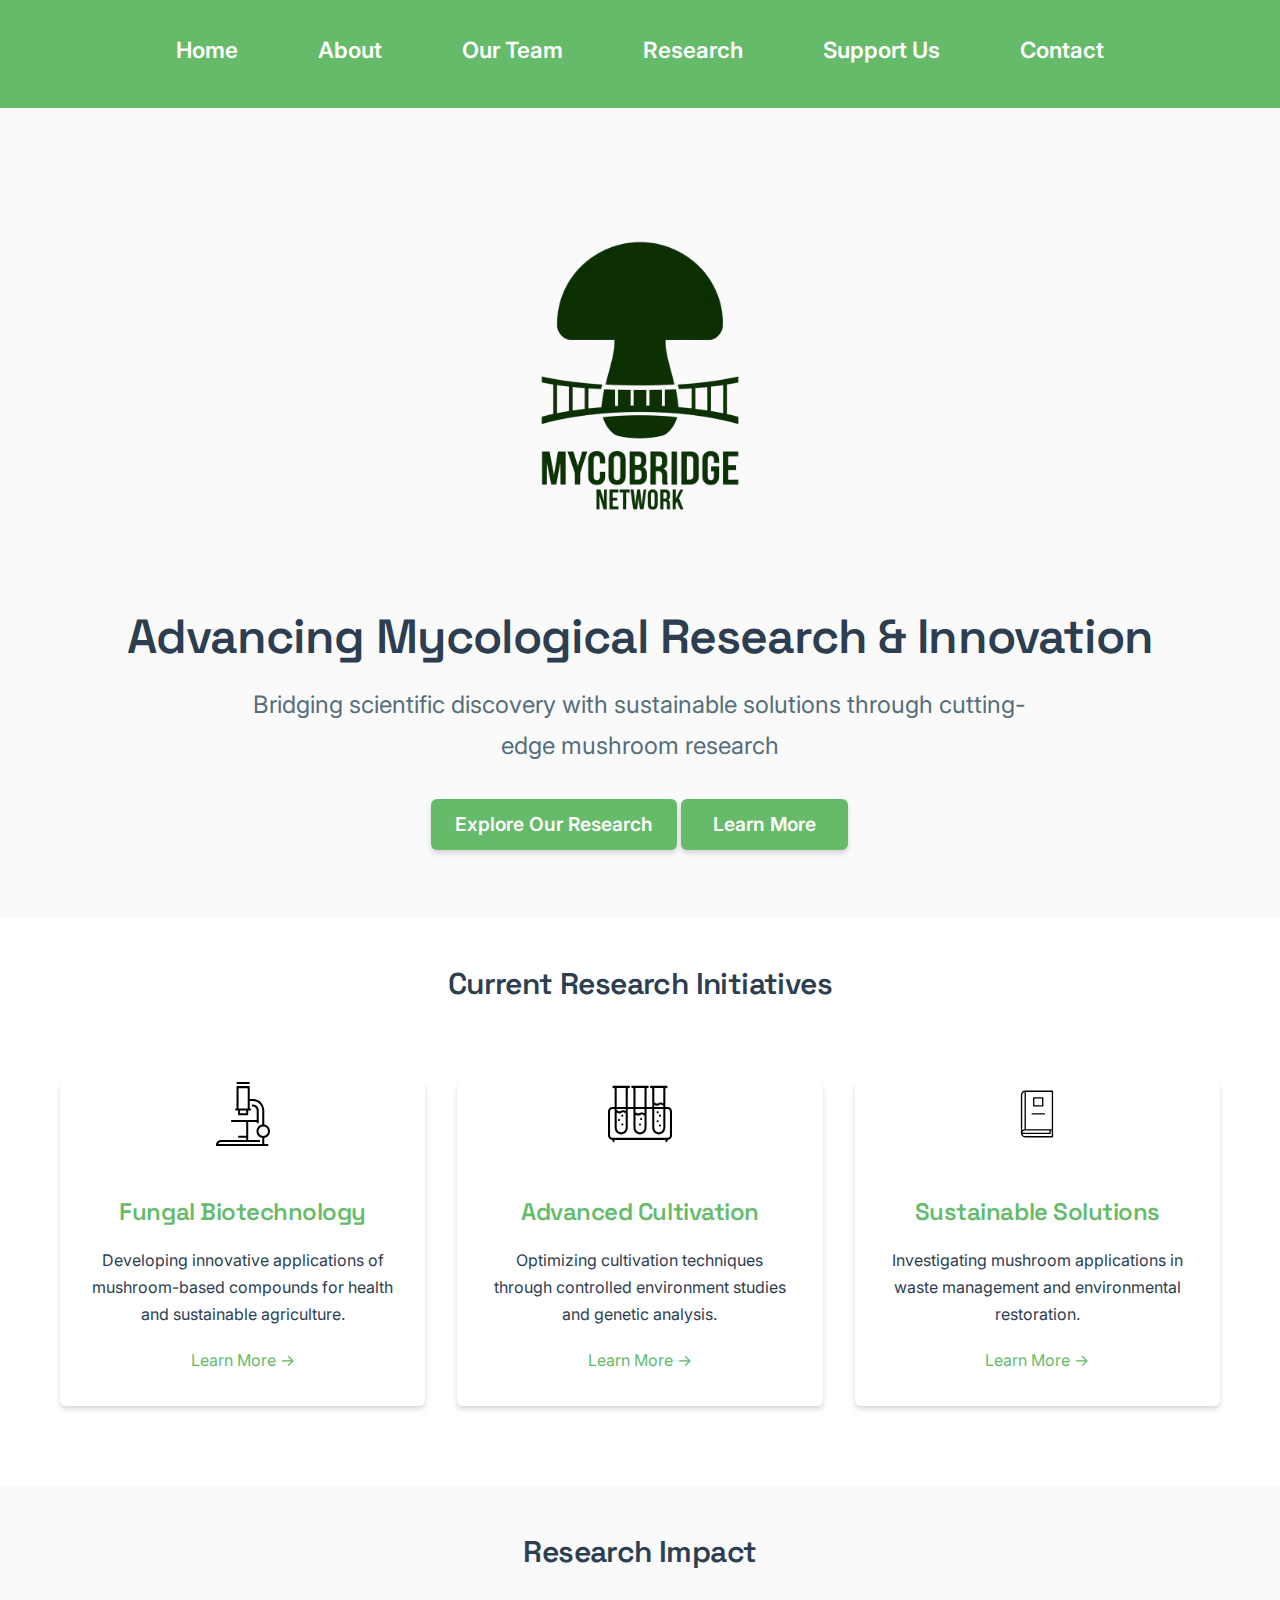
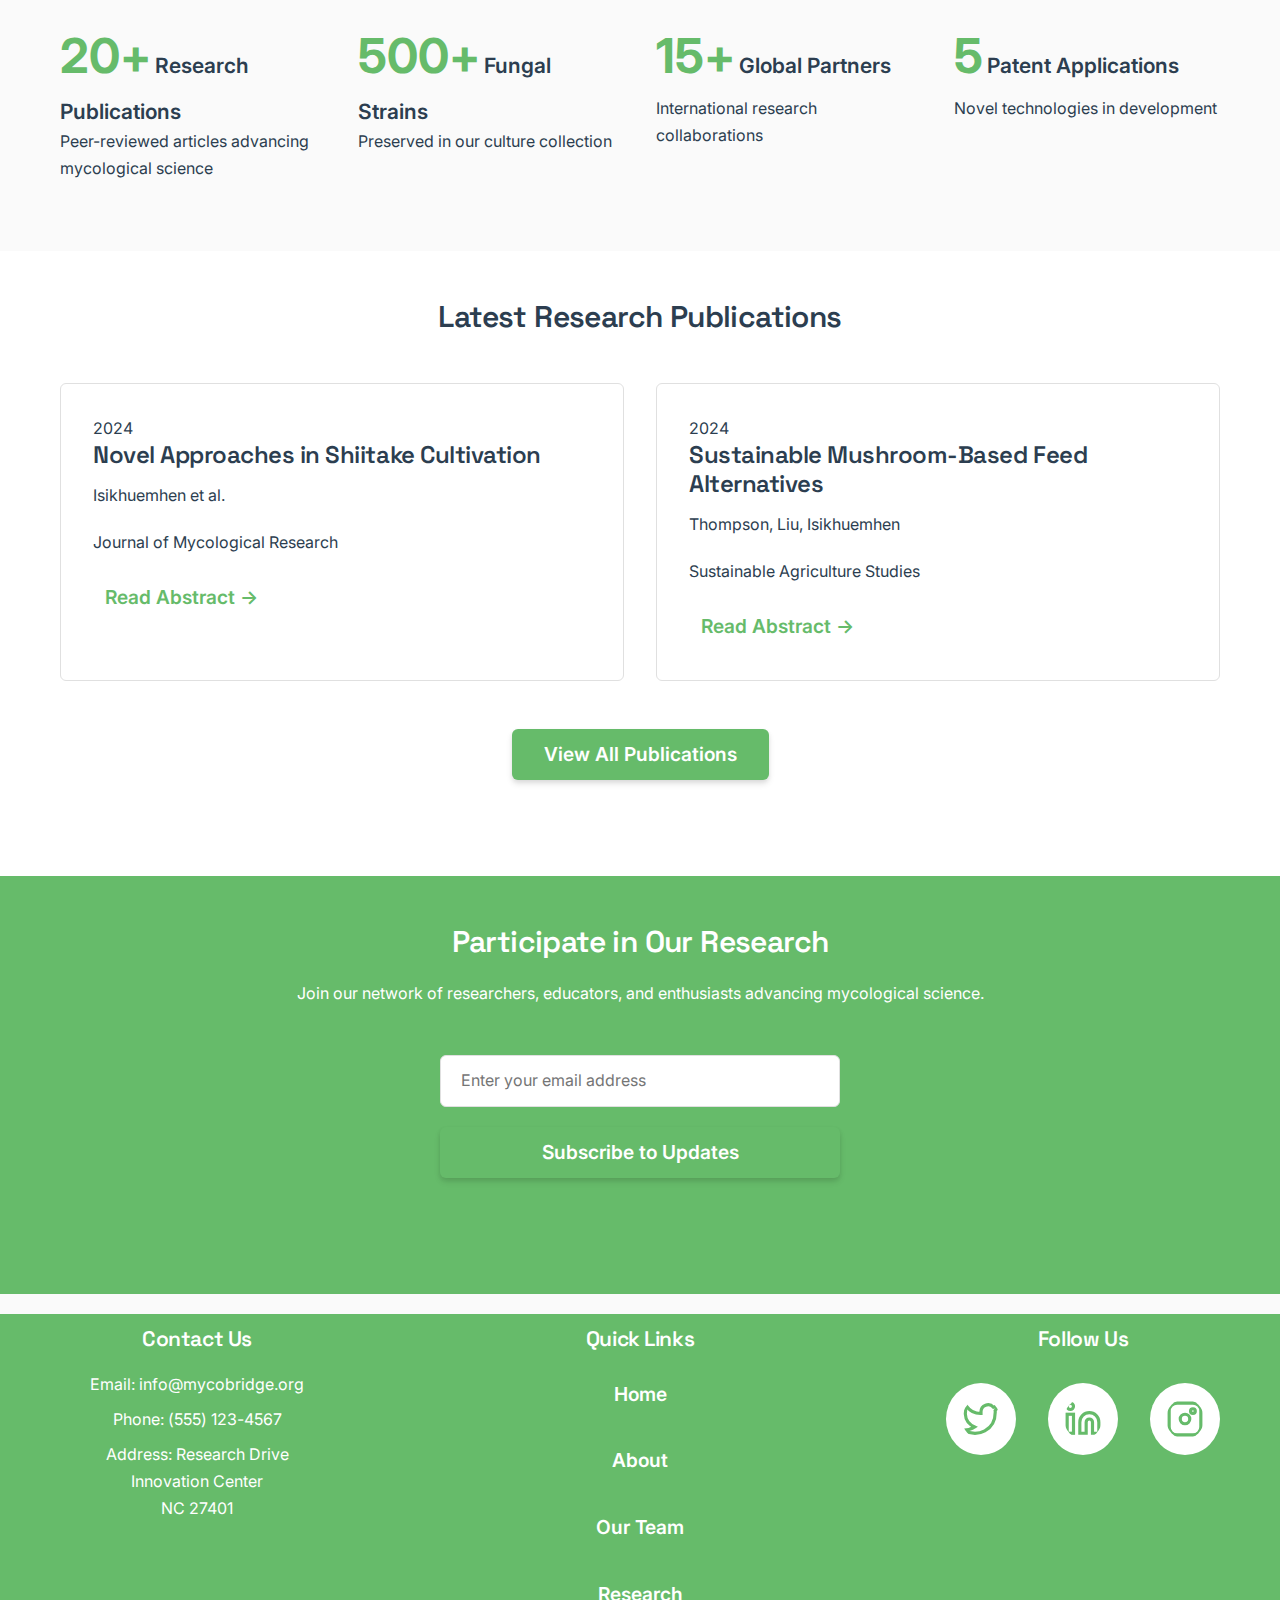
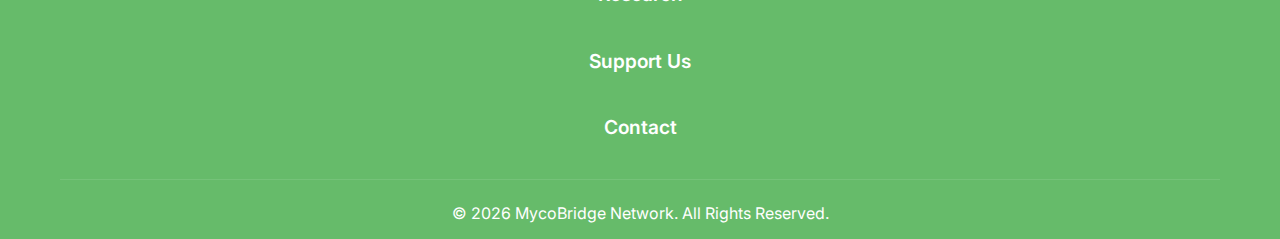
<file: index.html>
<!DOCTYPE html>
<html lang="en">
<head>
    <meta charset="UTF-8">
    <meta name="viewport" content="width=device-width, initial-scale=1.0">
    <title>MycoBridge Network | Advancing Mycological Research & Education</title>
    <meta name="description" content="MycoBridge Network is a leading research organization advancing mycological science through innovative research, education, and global collaboration.">
    <link rel="stylesheet" href="assets/css/style.css">
    <link rel="stylesheet" href="assets/css/mobile.css">
    
    
    <!-- Preload critical fonts -->
    <link rel="preload" href="https://fonts.googleapis.com/css2?family=Space+Grotesk:wght@400;500;600;700&display=swap" as="style">
    <link rel="preload" href="https://fonts.googleapis.com/css2?family=Inter:wght@400;500;600&display=swap" as="style">
</head>
<body class="home-page">
    
    <main>
        <section class="hero">
            <div class="hero-content">
                <div class="hero-logo">
                    <img src="assets/images/logo.png" 
                         alt="MycoBridge Network Logo" 
                         class="logo-image"
                         onerror="this.src='/api/placeholder/300/300'; this.onerror=null;">
                </div>
                <div class="container text-center">
                    <h1 class="hero-title">Advancing Mycological Research & Innovation</h1>
                    <p class="hero-subtitle">Bridging scientific discovery with sustainable solutions through cutting-edge mushroom research</p>
                    <div class="hero-cta">
                        <a href="research.html" class="button button-primary">Explore Our Research</a>
                        <a href="about.html" class="button button-secondary">Learn More</a>
                    </div>
                </div>
            </div>
        </section>

        <section class="research-highlights">
            <div class="container">
                <h2 class="section-title">Current Research Initiatives</h2>
                <div class="research-grid">
                    <article class="research-card">
                        <div class="research-icon">
                            <img src="assets/images/icons/research.svg" alt="" aria-hidden="true">
                        </div>
                        <div class="research-content">
                            <h3>Fungal Biotechnology</h3>
                            <p>Developing innovative applications of mushroom-based compounds for health and sustainable agriculture.</p>
                            <a href="research.html#biotech" class="learn-more">Learn More →</a>
                        </div>
                    </article>

                    <article class="research-card">
                        <div class="research-icon">
                            <img src="assets/images/icons/equipment.svg" alt="" aria-hidden="true">
                        </div>
                        <div class="research-content">
                            <h3>Advanced Cultivation</h3>
                            <p>Optimizing cultivation techniques through controlled environment studies and genetic analysis.</p>
                            <a href="research.html#cultivation" class="learn-more">Learn More →</a>
                        </div>
                    </article>

                    <article class="research-card">
                        <div class="research-icon">
                            <img src="assets/images/icons/education.svg" alt="" aria-hidden="true">
                        </div>
                        <div class="research-content">
                            <h3>Sustainable Solutions</h3>
                            <p>Investigating mushroom applications in waste management and environmental restoration.</p>
                            <a href="research.html#sustainability" class="learn-more">Learn More →</a>
                        </div>
                    </article>
                </div>
            </div>
        </section>

        <section class="impact-metrics">
            <div class="container">
                <h2 class="section-title">Research Impact</h2>
                <div class="metrics-grid">
                    <div class="metric-card">
                        <span class="metric-number">20+</span>
                        <span class="metric-label">Research Publications</span>
                        <p class="metric-description">Peer-reviewed articles advancing mycological science</p>
                    </div>
                    <div class="metric-card">
                        <span class="metric-number">500+</span>
                        <span class="metric-label">Fungal Strains</span>
                        <p class="metric-description">Preserved in our culture collection</p>
                    </div>
                    <div class="metric-card">
                        <span class="metric-number">15+</span>
                        <span class="metric-label">Global Partners</span>
                        <p class="metric-description">International research collaborations</p>
                    </div>
                    <div class="metric-card">
                        <span class="metric-number">5</span>
                        <span class="metric-label">Patent Applications</span>
                        <p class="metric-description">Novel technologies in development</p>
                    </div>
                </div>
            </div>
        </section>

        <section class="latest-publications">
            <div class="container">
                <h2 class="section-title">Latest Research Publications</h2>
                <div class="publications-grid">
                    <article class="publication-card">
                        <span class="publication-date">2024</span>
                        <h3 class="publication-title">Novel Approaches in Shiitake Cultivation</h3>
                        <p class="publication-authors">Isikhuemhen et al.</p>
                        <p class="publication-journal">Journal of Mycological Research</p>
                        <a href="publications.html" class="button button-text">Read Abstract →</a>
                    </article>
                    <article class="publication-card">
                        <span class="publication-date">2024</span>
                        <h3 class="publication-title">Sustainable Mushroom-Based Feed Alternatives</h3>
                        <p class="publication-authors">Thompson, Liu, Isikhuemhen</p>
                        <p class="publication-journal">Sustainable Agriculture Studies</p>
                        <a href="publications.html" class="button button-text">Read Abstract →</a>
                    </article>
                </div>
                <div class="text-center">
                    <a href="publications.html" class="button button-secondary">View All Publications</a>
                </div>
            </div>
        </section>

        <section class="join-research">
            <div class="container text-center">
                <h2>Participate in Our Research</h2>
                <p class="section-description">Join our network of researchers, educators, and enthusiasts advancing mycological science.</p>
                <form class="newsletter-form" action="/subscribe" method="POST">
                    <div class="form-group">
                        <input type="email" 
                               name="email" 
                               placeholder="Enter your email address" 
                               required
                               aria-label="Email address for newsletter">
                        <button type="submit" class="button button-primary">Subscribe to Updates</button>
                    </div>
                </form>
            </div>
        </section>
    </main>

    
    <script src="assets/js/components.js"></script>
    <script src="assets/js/main.js" defer></script>
</body>
</html>
</file>
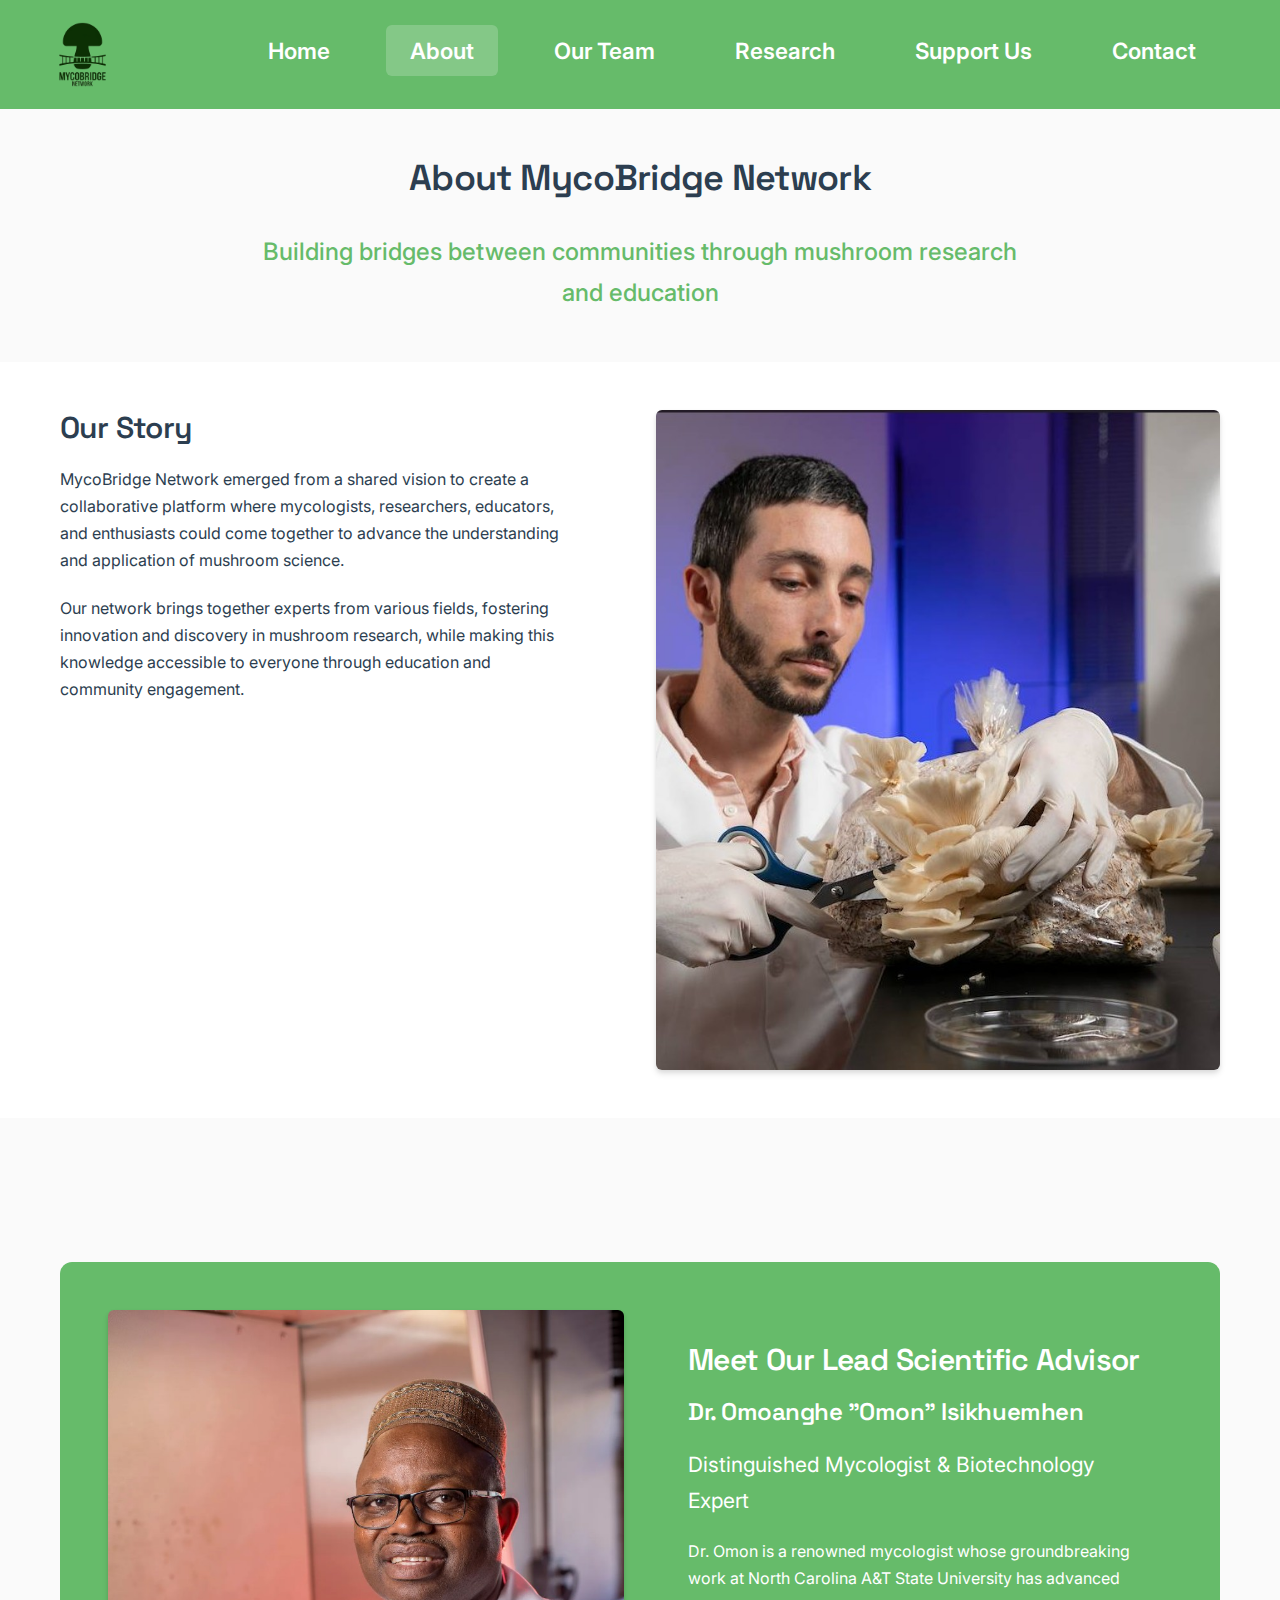
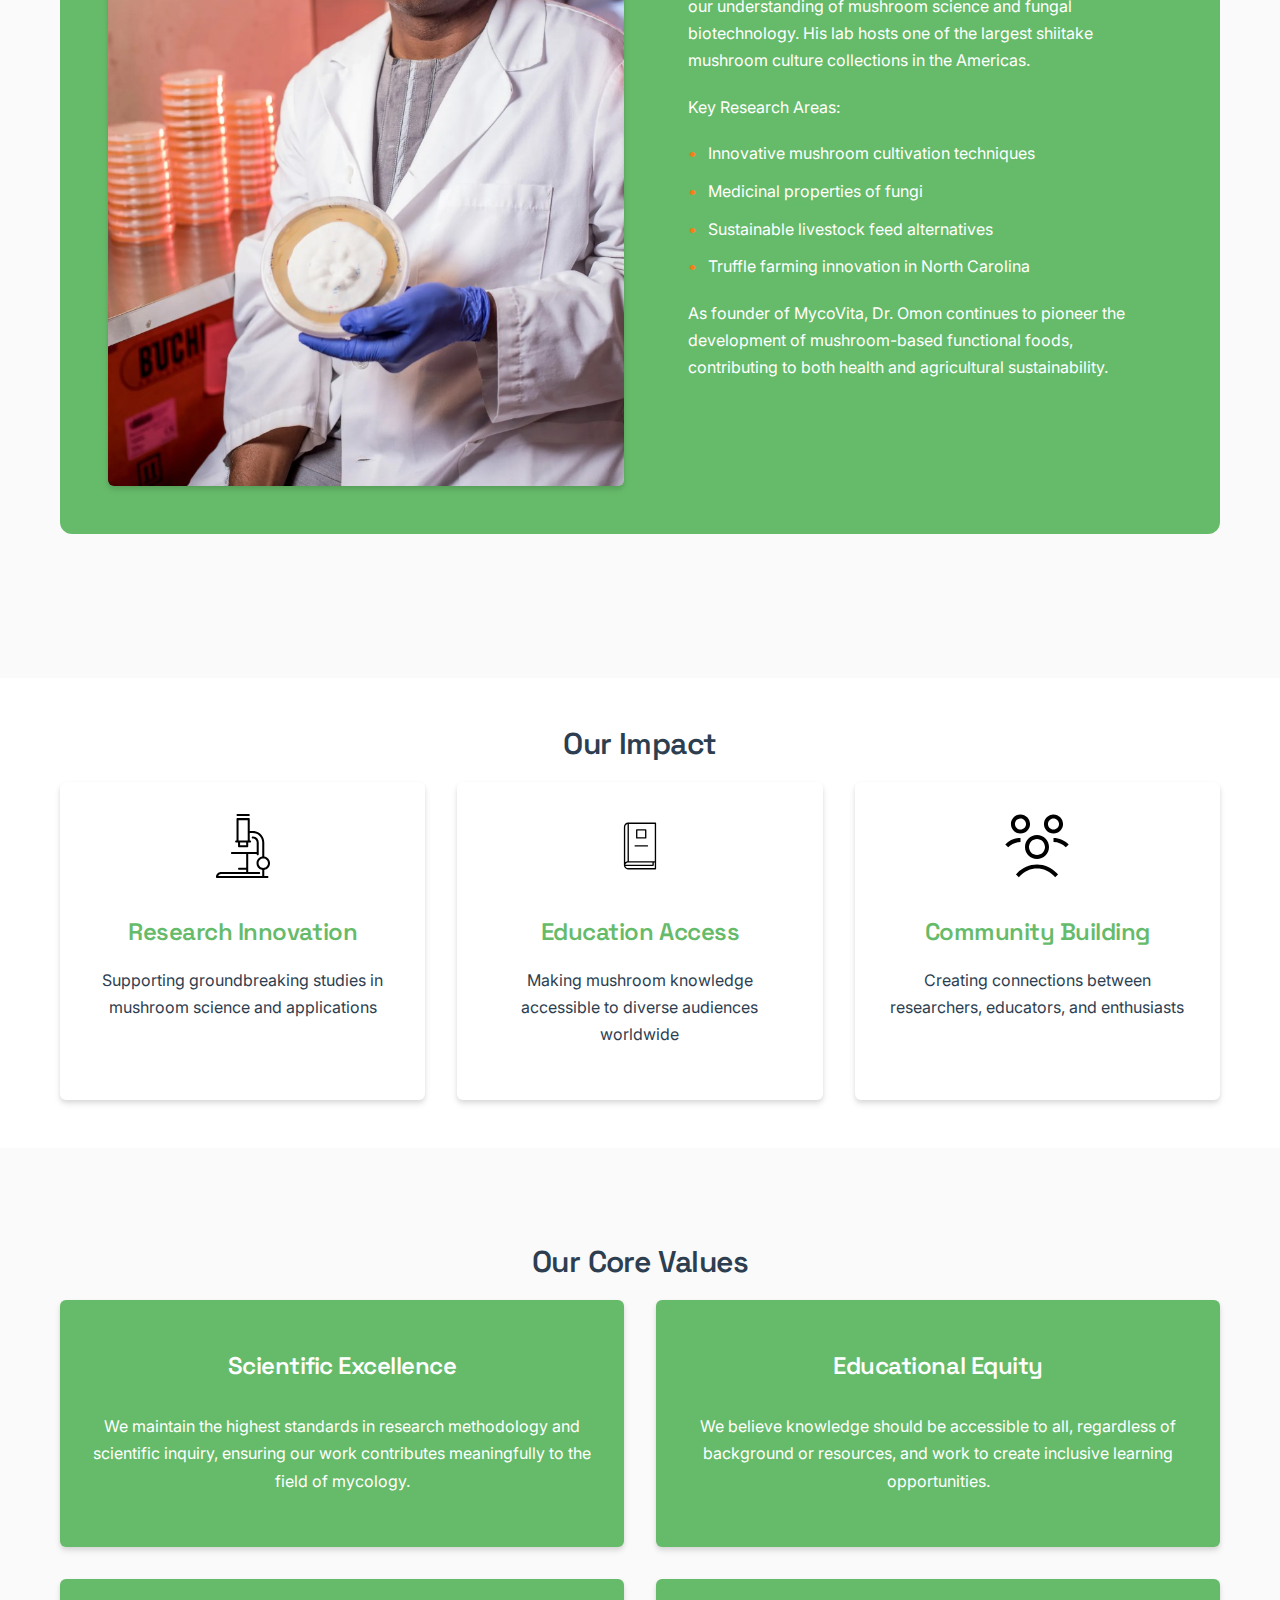
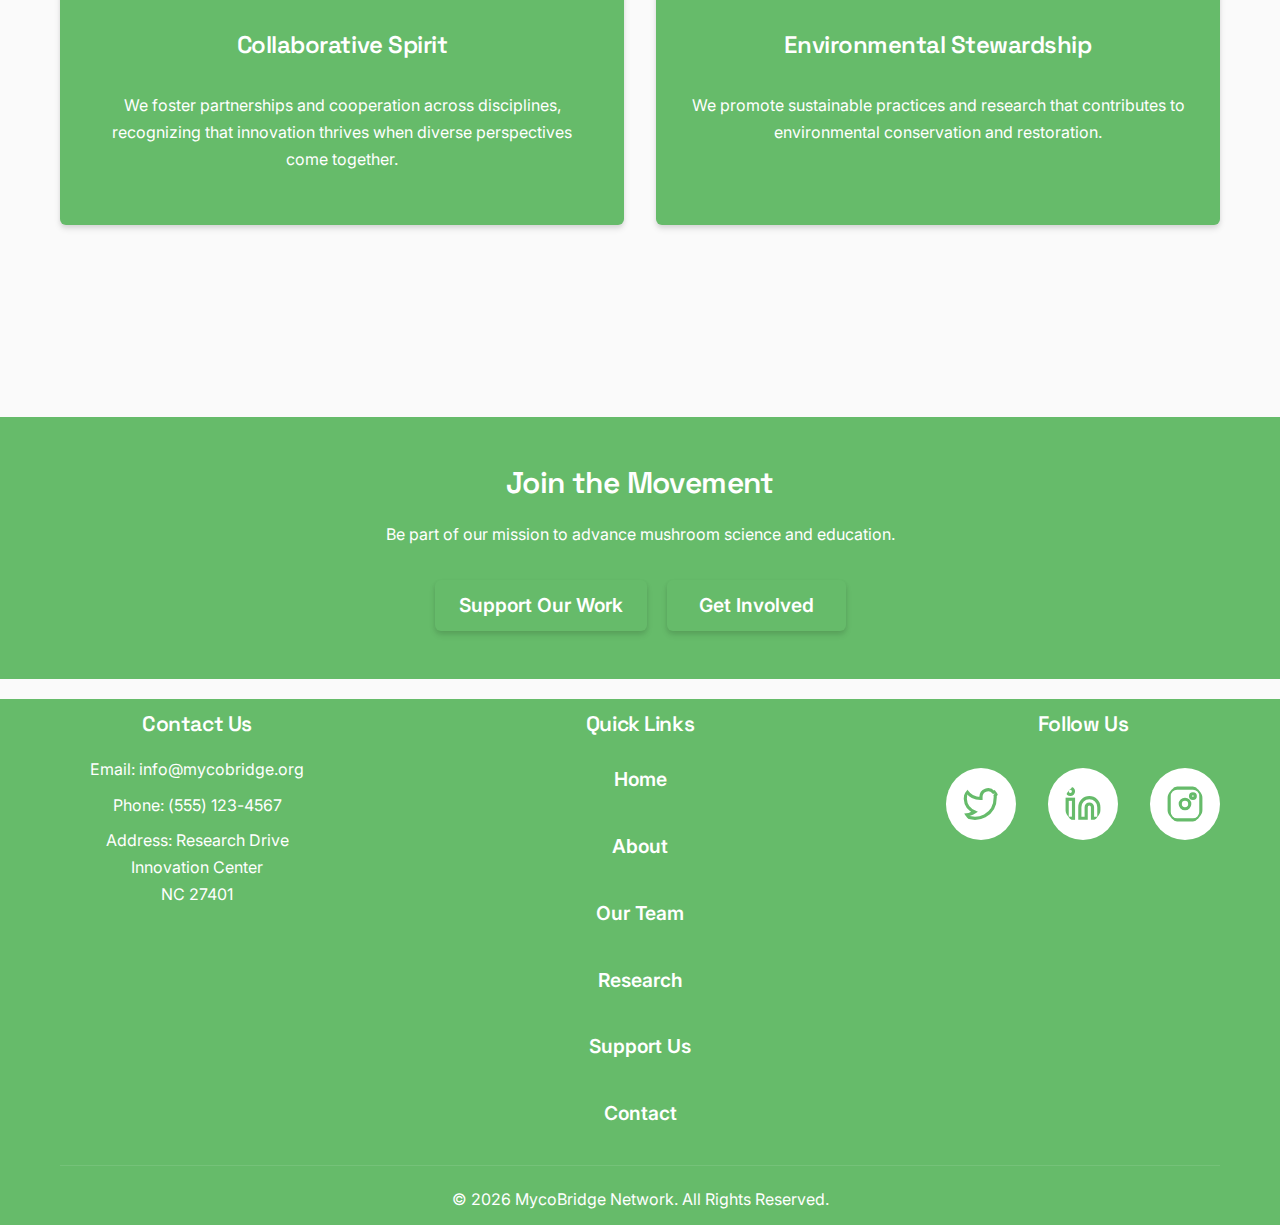
<file: about.html>
<!DOCTYPE html>
<html lang="en">
<head>
    <meta charset="UTF-8">
    <meta name="viewport" content="width=device-width, initial-scale=1.0">
    <title>About Us - MycoBridge Network</title>
    <meta name="description" content="Learn about MycoBridge Network's mission, our team of experts, and our commitment to advancing mushroom research and education.">
    <link rel="stylesheet" href="assets/css/style.css">
    <link rel="stylesheet" href="assets/css/mobile.css">
</head>
<body class="about-page">
    

    <main>
        <section class="page-hero">
            <div class="container">
                <h1>About MycoBridge Network</h1>
                <p class="lead">Building bridges between communities through mushroom research and education</p>
            </div>
        </section>

        <section class="about-story">
            <div class="container">
                <div class="grid grid-2">
                    <div class="story-content">
                        <h2>Our Story</h2>
                        <p>MycoBridge Network emerged from a shared vision to create a collaborative platform where mycologists, researchers, educators, and enthusiasts could come together to advance the understanding and application of mushroom science.</p>
                        <p>Our network brings together experts from various fields, fostering innovation and discovery in mushroom research, while making this knowledge accessible to everyone through education and community engagement.</p>
                    </div>
                    <div class="story-image">
                        <img src="assets/images/laboratory-work.jpg" alt="Researchers working in laboratory">
                    </div>
                </div>
            </div>
        </section>

        <section class="featured-advisor">
            <div class="container">
                <div class="advisor-profile">
                    <div class="grid grid-2">
                        <div class="advisor-image">
                            <img src="assets/images/team/dr-omon-.jpg" alt="Dr. Omoanghe Isikhuemhen">
                        </div>
                        <div class="advisor-content">
                            <h2>Meet Our Lead Scientific Advisor</h2>
                            <h3>Dr. Omoanghe "Omon" Isikhuemhen</h3>
                            <p class="advisor-title">Distinguished Mycologist & Biotechnology Expert</p>
                            <p>Dr. Omon is a renowned mycologist whose groundbreaking work at North Carolina A&T State University has advanced our understanding of mushroom science and fungal biotechnology. His lab hosts one of the largest shiitake mushroom culture collections in the Americas.</p>
                            <p>Key Research Areas:</p>
                            <ul class="research-areas">
                                <li>Innovative mushroom cultivation techniques</li>
                                <li>Medicinal properties of fungi</li>
                                <li>Sustainable livestock feed alternatives</li>
                                <li>Truffle farming innovation in North Carolina</li>
                            </ul>
                            <p>As founder of MycoVita, Dr. Omon continues to pioneer the development of mushroom-based functional foods, contributing to both health and agricultural sustainability.</p>
                        </div>
                    </div>
                </div>
            </div>
        </section>

        <section class="our-impact">
            <div class="container">
                <h2 class="text-center">Our Impact</h2>
                <div class="grid grid-3">
                    <div class="impact-card">
                        <div class="impact-icon">
                            <img src="assets/images/icons/research.svg" alt="" aria-hidden="true">
                        </div>
                        <h3>Research Innovation</h3>
                        <p>Supporting groundbreaking studies in mushroom science and applications</p>
                    </div>
                    <div class="impact-card">
                        <div class="impact-icon">
                            <img src="assets/images/icons/education.svg" alt="" aria-hidden="true" onerror="this.src='/api/placeholder/64/64'; this.onerror=null;">
                        </div>
                        <h3>Education Access</h3>
                        <p>Making mushroom knowledge accessible to diverse audiences worldwide</p>
                    </div>
                    <div class="impact-card">
                        <div class="impact-icon">
                            <img src="assets/images/icons/community.svg" alt="" aria-hidden="true" onerror="this.src='/api/placeholder/64/64'; this.onerror=null;">
                        </div>
                        <h3>Community Building</h3>
                        <p>Creating connections between researchers, educators, and enthusiasts</p>
                    </div>
                </div>
            </div>
        </section>

        <section class="values" style="margin-top: var(--spacing-xl);">
            <div class="container">
                <h2 class="text-center">Our Core Values</h2>
                <div class="grid grid-2">
                    <div class="values-card">
                        <h3>Scientific Excellence</h3>
                        <p>We maintain the highest standards in research methodology and scientific inquiry, ensuring our work contributes meaningfully to the field of mycology.</p>
                    </div>
                    <div class="values-card">
                        <h3>Educational Equity</h3>
                        <p>We believe knowledge should be accessible to all, regardless of background or resources, and work to create inclusive learning opportunities.</p>
                    </div>
                    <div class="values-card">
                        <h3>Collaborative Spirit</h3>
                        <p>We foster partnerships and cooperation across disciplines, recognizing that innovation thrives when diverse perspectives come together.</p>
                    </div>
                    <div class="values-card">
                        <h3>Environmental Stewardship</h3>
                        <p>We promote sustainable practices and research that contributes to environmental conservation and restoration.</p>
                    </div>
                </div>
            </div>
        </section>

        <section class="spacer" style="height: 4rem;"></section>

        <section class="join-movement">
            <div class="container text-center">
                <h2>Join the Movement</h2>
                <p>Be part of our mission to advance mushroom science and education.</p>
                <div class="cta-group">
                    <a href="donate.html" class="button button-primary">Support Our Work</a>
                    <a href="contact.html" class="button button-secondary">Get Involved</a>
                </div>
            </div>
        </section>
    </main>


    <script src="assets/js/components.js"></script>
    <script src="assets/js/main.js" defer></script>
</body>
</html>
</file>
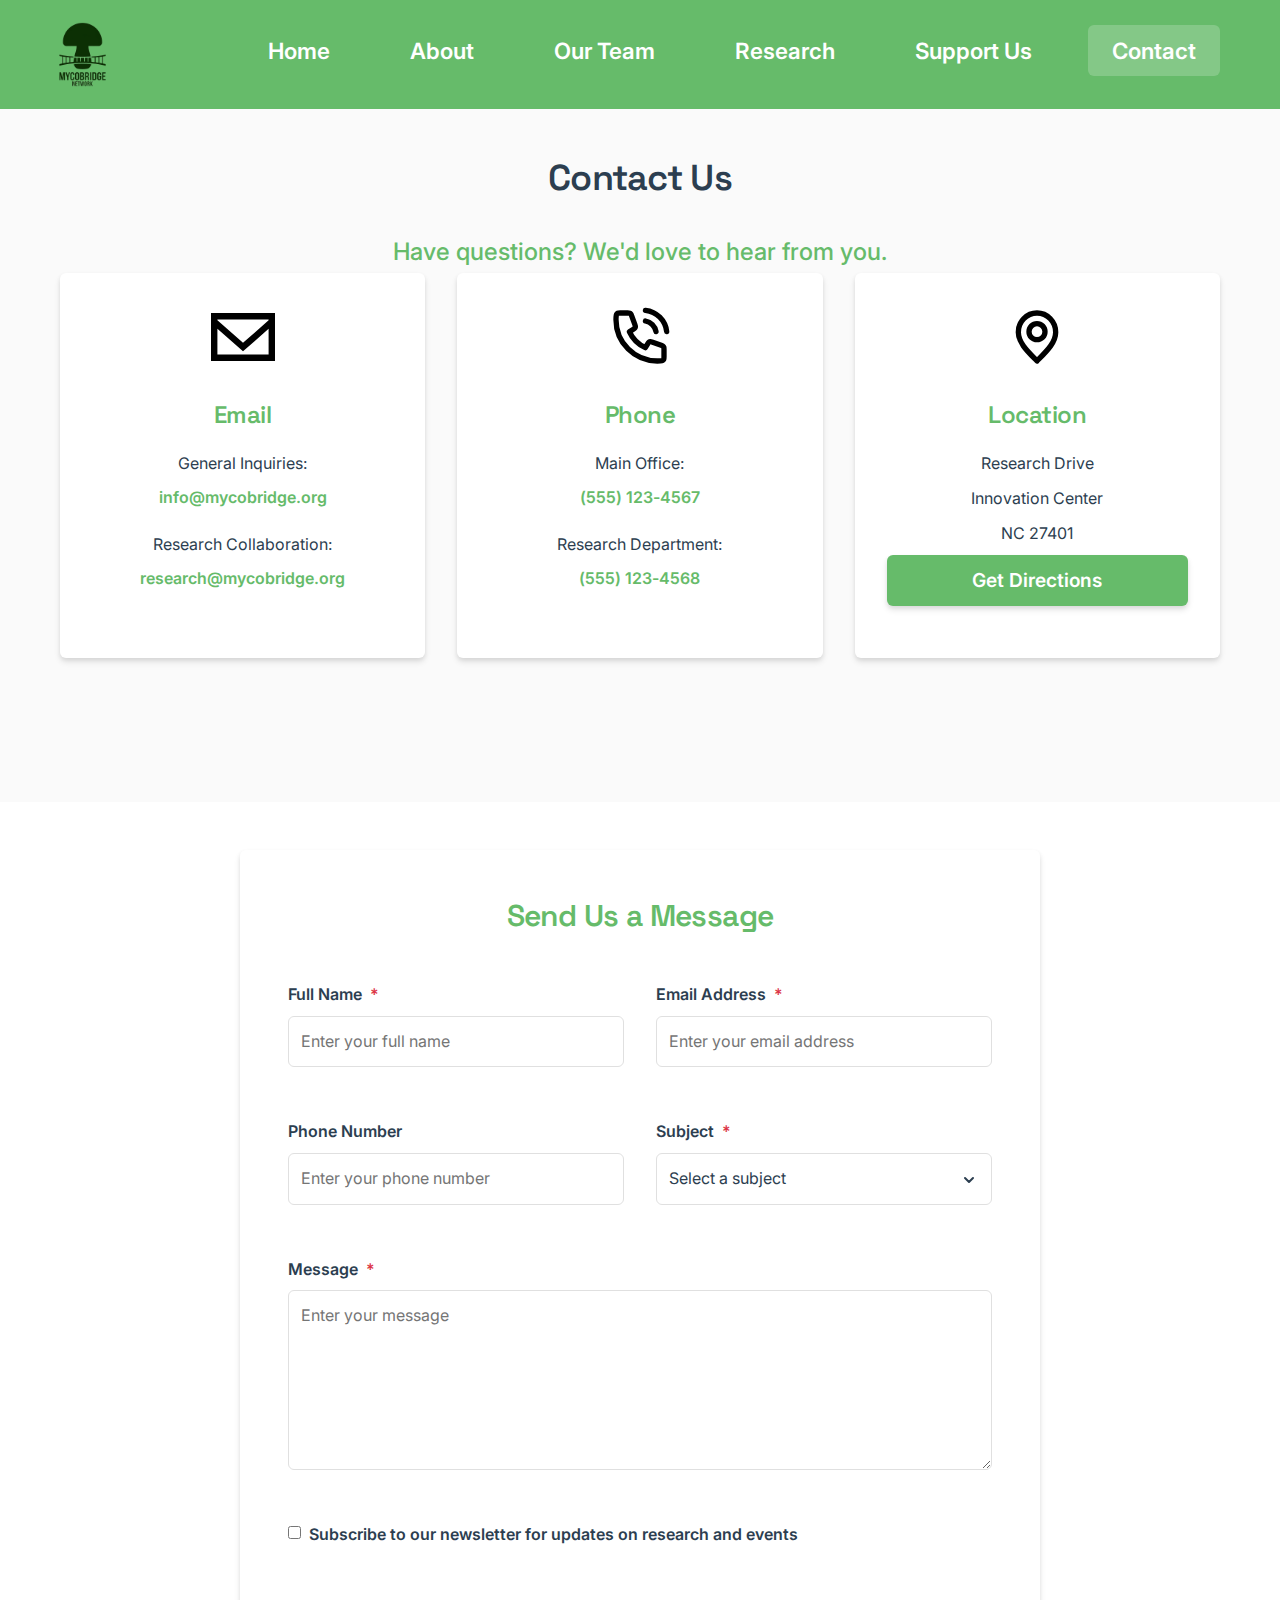
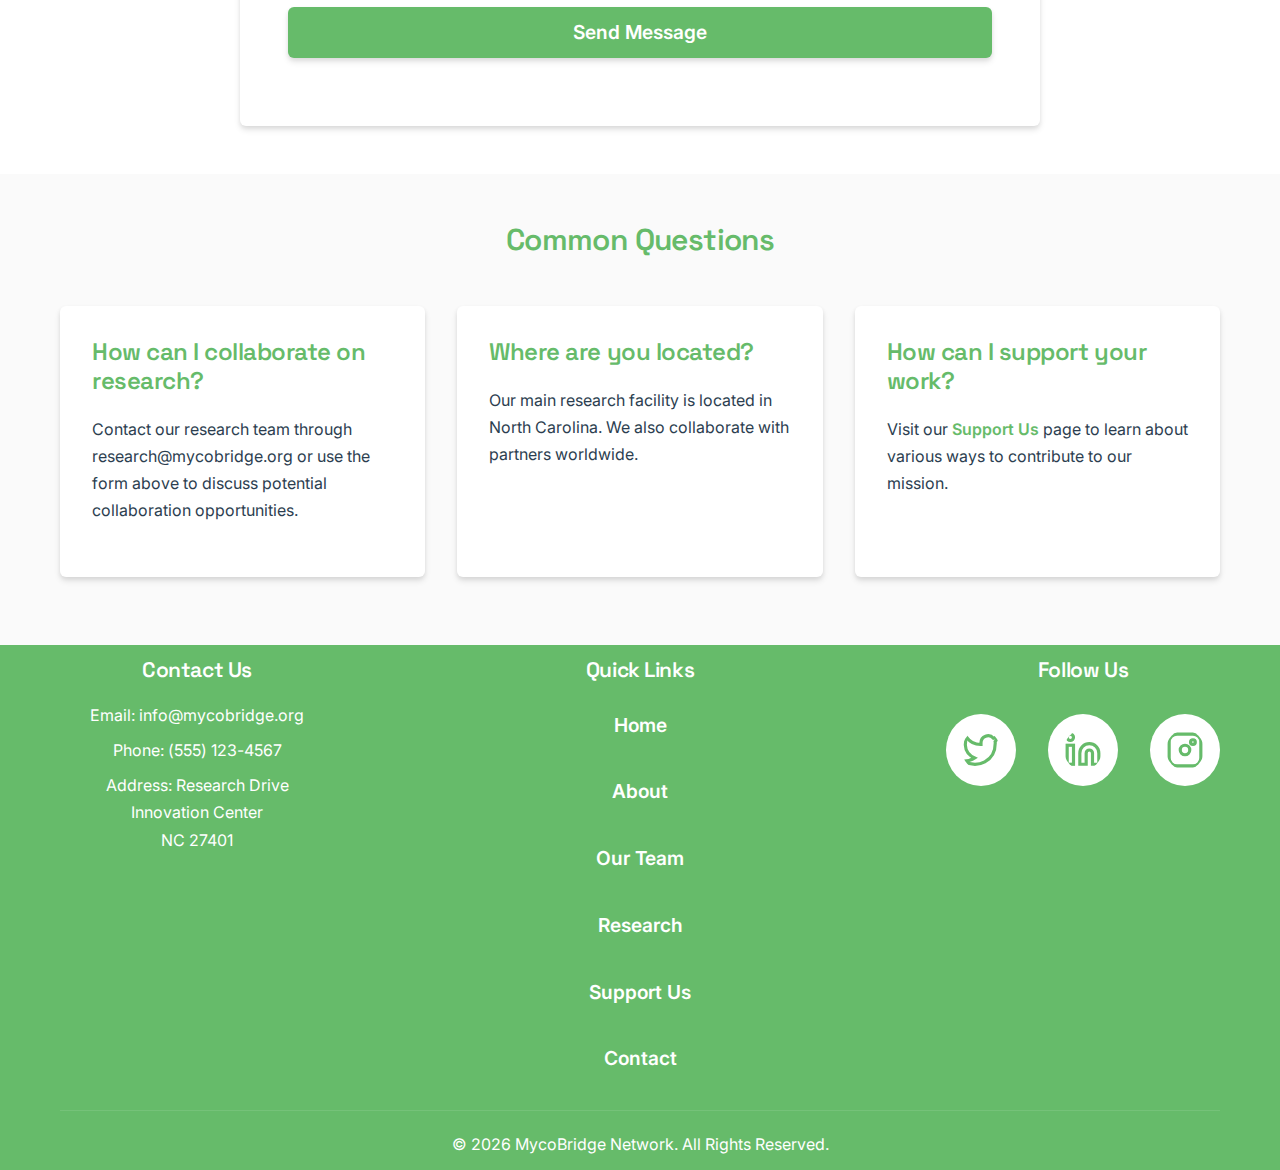
<file: contact.html>
<!DOCTYPE html>
<html lang="en">
<head>
    <meta charset="UTF-8">
    <meta name="viewport" content="width=device-width, initial-scale=1.0">
    <title>Contact Us - MycoBridge Network</title>
    <meta name="description" content="Get in touch with MycoBridge Network. Connect with our team for research collaboration, educational programs, or general inquiries.">
    <link rel="stylesheet" href="assets/css/style.css">
    <link rel="stylesheet" href="assets/css/mobile.css">

</head>
<body class="contact-page">
    

    <main>
        <section class="page-hero">
            <div class="container">
                <h1>Contact Us</h1>
                <p class="lead">Have questions? We'd love to hear from you.</p>
            </div>
        </section>

        <section class="contact-info">
            <div class="container">
                <div class="contact-grid">
                    <div class="contact-card card">
                        <div class="contact-icon">
                            <img src="assets/images/icons/email.svg" alt="" aria-hidden="true">
                        </div>
                        <h3 class="text-center" >Email</h3>
                        <p>General Inquiries:</p>
                        <a href="mailto:info@mycobridge.org">info@mycobridge.org</a>
                        <p>Research Collaboration:</p>
                        <a href="mailto:research@mycobridge.org">research@mycobridge.org</a>
                    </div>

                    <div class="contact-card card">
                        <div class="contact-icon">
                            <img src="assets/images/icons/phone.svg" alt="" aria-hidden="true">
                        </div>
                        <h3 class="text-center">Phone</h3>
                        <p>Main Office:</p>
                        <a href="tel:+15551234567">(555) 123-4567</a>
                        <p>Research Department:</p>
                        <a href="tel:+15551234568">(555) 123-4568</a>
                    </div>

                    <div class="contact-card card">
                        <div class="contact-icon">
                            <img src="assets/images/icons/location.svg" alt="" aria-hidden="true">
                        </div>
                        <h3 class="text-center">Location</h3>
                        <p>Research Drive</p>
                        <p>Innovation Center</p>
                        <p>NC 27401</p>
                        <a href="https://maps.google.com" target="_blank" rel="noopener noreferrer" class="button button-secondary">Get Directions</a>
                    </div>
                </div>
            </div>
        </section>

        <section class="contact-form">
            <div class="container">
                <div class="form-wrapper">
                    <h2 class="text-center">Send Us a Message</h2>
                    <form id="contactForm" action="/submit-contact" method="POST">
                        <div class="form-grid">
                            <div class="form-group">
                                <label for="name">Full Name<span class="required">*</span></label>
                                <input type="text" 
                                       id="name" 
                                       name="name" 
                                       required 
                                       placeholder="Enter your full name">
                            </div>

                            <div class="form-group">
                                <label for="email">Email Address<span class="required">*</span></label>
                                <input type="email" 
                                       id="email" 
                                       name="email" 
                                       required 
                                       placeholder="Enter your email address">
                            </div>

                            <div class="form-group">
                                <label for="phone">Phone Number</label>
                                <input type="tel" 
                                       id="phone" 
                                       name="phone" 
                                       placeholder="Enter your phone number">
                            </div>

                            <div class="form-group">
                                <label for="subject">Subject<span class="required">*</span></label>
                                <select id="subject" name="subject" required>
                                    <option value="">Select a subject</option>
                                    <option value="general">General Inquiry</option>
                                    <option value="research">Research Collaboration</option>
                                    <option value="education">Educational Programs</option>
                                    <option value="support">Support & Donations</option>
                                    <option value="other">Other</option>
                                </select>
                            </div>

                            <div class="form-group full-width">
                                <label for="message">Message<span class="required">*</span></label>
                                <textarea id="message" 
                                          name="message" 
                                          required 
                                          rows="6" 
                                          placeholder="Enter your message"></textarea>
                            </div>

                            <div class="form-group full-width">
                                <label class="checkbox-label">
                                    <input type="checkbox" 
                                           name="newsletter" 
                                           id="newsletter">
                                    Subscribe to our newsletter for updates on research and events
                                </label>
                            </div>

                            <div class="form-group full-width">
                                <button type="submit" class="button button-primary">
                                    Send Message
                                </button>
                            </div>
                        </div>
                    </form>
                </div>
            </div>
        </section>

        <section class="faq">
            <div class="container">
                <h2 class="text-center">Common Questions</h2>
                <div class="faq-grid">
                    <div class="faq-item">
                        <h3>How can I collaborate on research?</h3>
                        <p>Contact our research team through research@mycobridge.org or use the form above to discuss potential collaboration opportunities.</p>
                    </div>

                    <div class="faq-item">
                        <h3>Where are you located?</h3>
                        <p>Our main research facility is located in North Carolina. We also collaborate with partners worldwide.</p>
                    </div>

                    <div class="faq-item">
                        <h3>How can I support your work?</h3>
                        <p>Visit our <a href="donate.html">Support Us</a> page to learn about various ways to contribute to our mission.</p>
                    </div>
                </div>
            </div>
        </section>
    </main>

    
    <script>
    // Update copyright year automatically
    document.getElementById('current-year').textContent = new Date().getFullYear();
    </script>
    <script src="assets/js/components.js"></script>
    <script src="assets/js/main.js" defer></script>
</body>
</html>
</file>
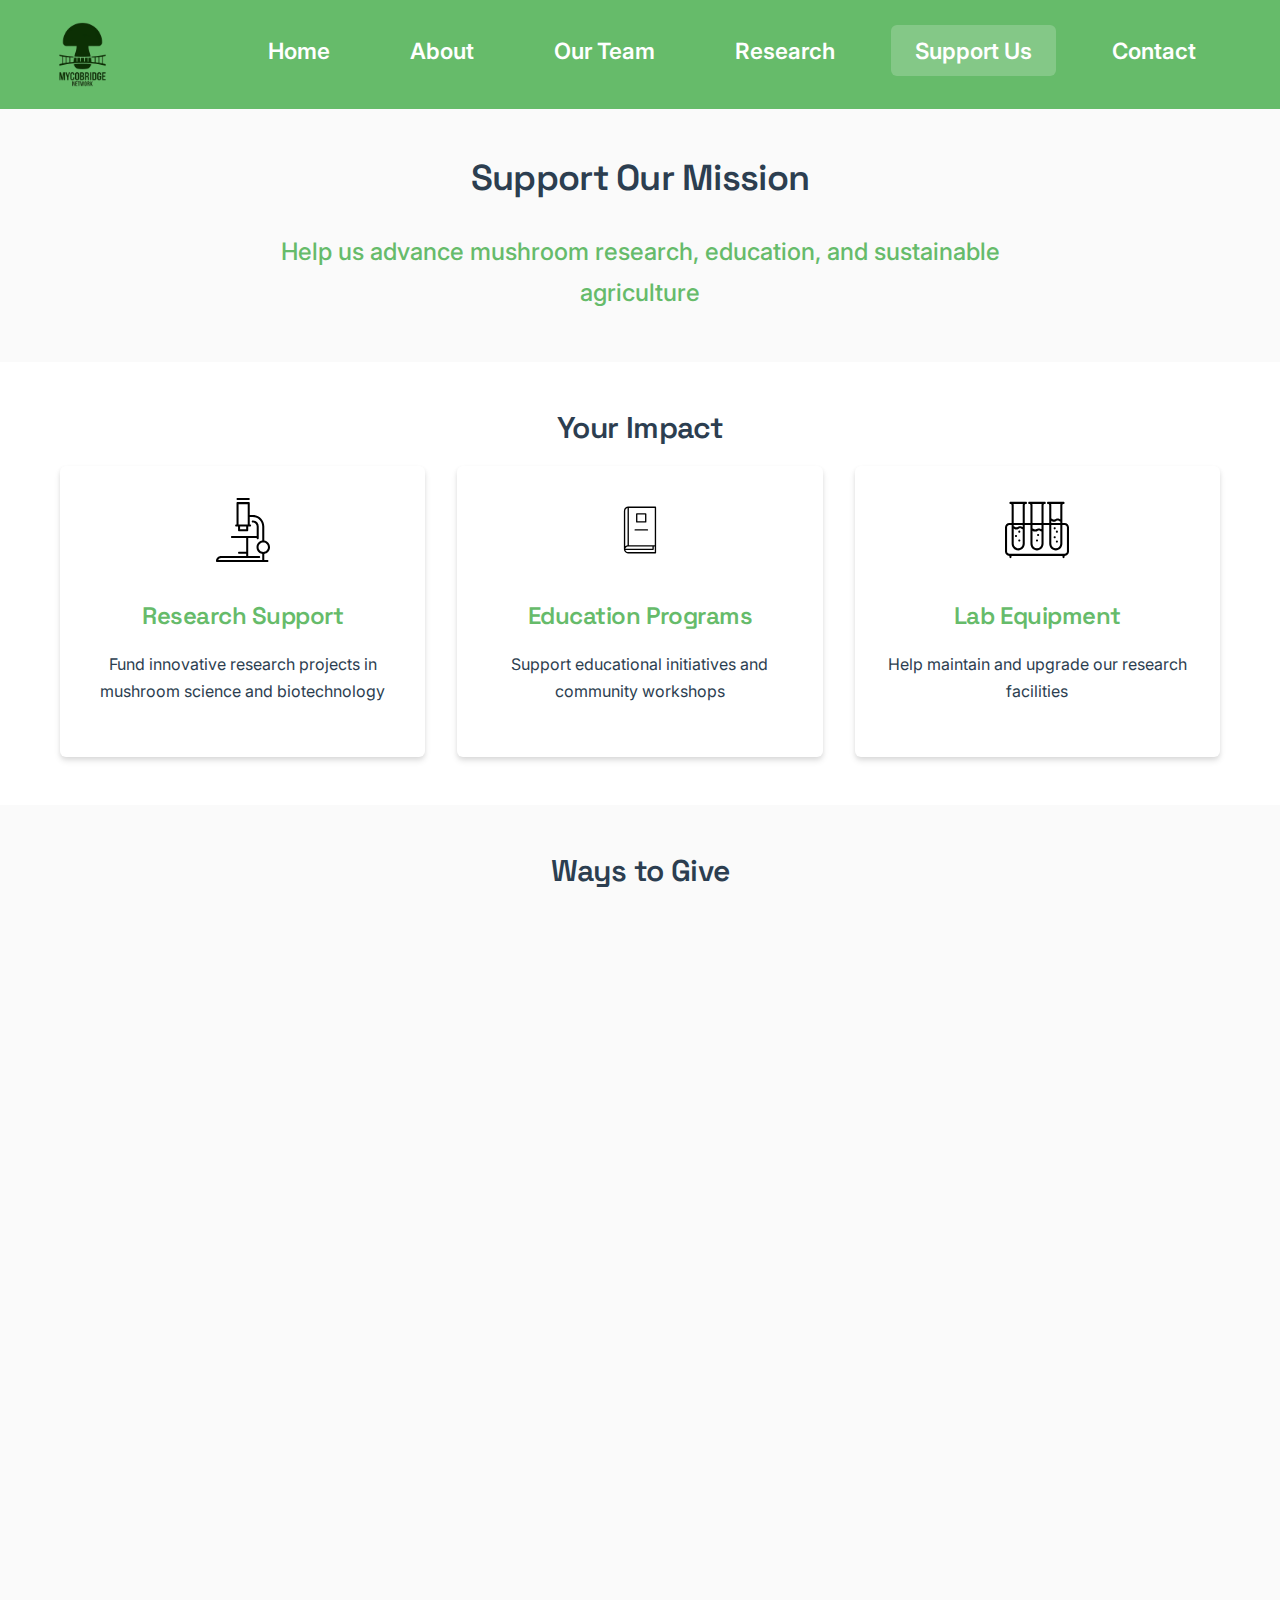
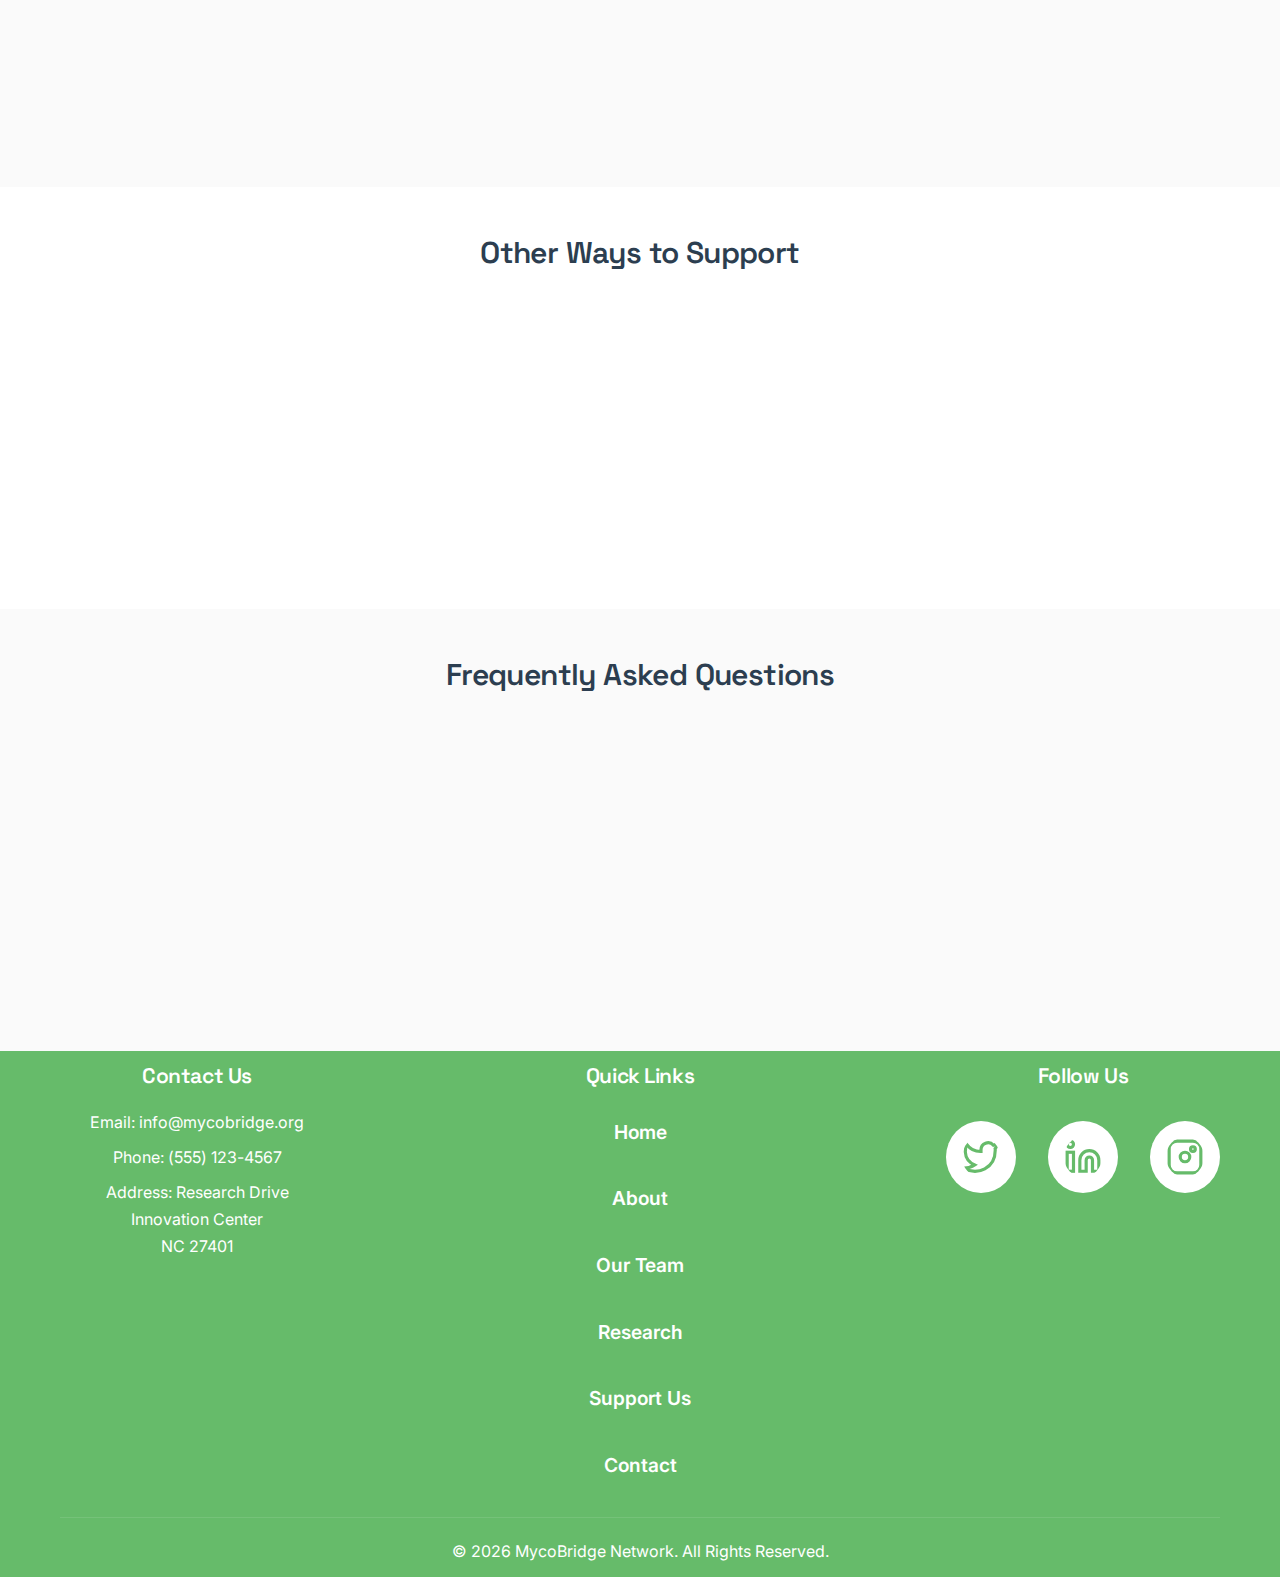
<file: donate.html>
<!DOCTYPE html>
<html lang="en">
<head>
    <meta charset="UTF-8">
    <meta name="viewport" content="width=device-width, initial-scale=1.0">
    <title>Support Our Mission - MycoBridge Network</title>
    <meta name="description" content="Support mushroom research and education by donating to MycoBridge Network. Your contribution helps advance sustainable agriculture and scientific discovery.">
    <link rel="stylesheet" href="assets/css/style.css">
    <link rel="stylesheet" href="assets/css/mobile.css">
</head>
<body class="donate-page">
    

    <main>
        <section class="page-hero">
            <div class="container">
                <h1>Support Our Mission</h1>
                <p class="lead">Help us advance mushroom research, education, and sustainable agriculture</p>
            </div>
        </section>

        <section class="impact-overview">
            <div class="container">
                <h2 class="text-center">Your Impact</h2>
                <div class="impact-grid">
                    <div class="impact-card card">
                        <img src="assets/images/icons/research.svg" alt="" class="impact-icon" aria-hidden="true">
                        <h3>Research Support</h3>
                        <p>Fund innovative research projects in mushroom science and biotechnology</p>
                    </div>
                    <div class="impact-card card">
                        <img src="assets/images/icons/education.svg" alt="" class="impact-icon" aria-hidden="true">
                        <h3>Education Programs</h3>
                        <p>Support educational initiatives and community workshops</p>
                    </div>
                    <div class="impact-card card">
                        <img src="assets/images/icons/equipment.svg" alt="" class="impact-icon" aria-hidden="true">
                        <h3>Lab Equipment</h3>
                        <p>Help maintain and upgrade our research facilities</p>
                    </div>
                </div>
            </div>
        </section>

        <section class="donation-options">
            <div class="container">
                <h2 class="text-center">Ways to Give</h2>
                <div class="donation-grid">
                    <div class="donation-tier card">
                        <div class="tier-header">
                            <h3>Supporter</h3>
                            <p class="tier-amount">$50</p>
                        </div>
                        <ul class="tier-benefits">
                            <li>Newsletter subscription</li>
                            <li>Digital certificate</li>
                            <li>Impact report updates</li>
                        </ul>
                        <button class="button button-primary donate-button" data-amount="50">
                            Donate $50
                        </button>
                    </div>

                    <div class="donation-tier card featured">
                        <div class="tier-header">
                            <h3>Advocate</h3>
                            <p class="tier-amount">$100</p>
                        </div>
                        <ul class="tier-benefits">
                            <li>All Supporter benefits</li>
                            <li>Recognition on website</li>
                            <li>Exclusive research insights</li>
                        </ul>
                        <button class="button button-primary donate-button" data-amount="100">
                            Donate $100
                        </button>
                    </div>

                    <div class="donation-tier card">
                        <div class="tier-header">
                            <h3>Champion</h3>
                            <p class="tier-amount">$500</p>
                        </div>
                        <ul class="tier-benefits">
                            <li>All Advocate benefits</li>
                            <li>Lab tour invitation</li>
                            <li>Annual donor event access</li>
                        </ul>
                        <button class="button button-primary donate-button" data-amount="500">
                            Donate $500
                        </button>
                    </div>
                </div>

                <div class="custom-donation card">
                    <h3>Custom Amount</h3>
                    <p>Choose your own contribution amount to support our mission</p>
                    <div class="custom-donation-form">
                        <div class="input-group">
                            <span class="currency-symbol">$</span>
                            <input type="number" 
                                   id="custom-amount" 
                                   min="1" 
                                   placeholder="Enter amount"
                                   aria-label="Enter custom donation amount">
                        </div>
                        <button class="button button-primary" id="custom-donate-button">
                            Donate
                        </button>
                    </div>
                </div>
            </div>
        </section>

        <section class="other-support">
            <div class="container">
                <h2 class="text-center">Other Ways to Support</h2>
                <div class="support-grid">
                    <div class="support-card card">
                        <h3>Monthly Giving</h3>
                        <p>Join our sustaining donor program with monthly contributions</p>
                        <a href="/monthly-giving" class="button button-secondary">Learn More</a>
                    </div>
                    <div class="support-card card">
                        <h3>Corporate Matching</h3>
                        <p>Double your impact through employer matching programs</p>
                        <a href="/matching" class="button button-secondary">Check Eligibility</a>
                    </div>
                    <div class="support-card card">
                        <h3>Legacy Giving</h3>
                        <p>Create a lasting impact through planned giving</p>
                        <a href="/legacy" class="button button-secondary">Learn About Options</a>
                    </div>
                </div>
            </div>
        </section>

        <section class="donation-faq">
            <div class="container">
                <h2 class="text-center">Frequently Asked Questions</h2>
                <div class="faq-grid">
                    <div class="faq-item card">
                        <h3>Is my donation tax-deductible?</h3>
                        <p>Yes, MycoBridge Network is a registered 501(c)(3) organization. All donations are tax-deductible to the extent allowed by law.</p>
                    </div>
                    <div class="faq-item card">
                        <h3>How are donations used?</h3>
                        <p>Your donations directly support our research initiatives, educational programs, and facility maintenance. We provide detailed impact reports to our donors.</p>
                    </div>
                    <div class="faq-item card">
                        <h3>Can I specify how my donation is used?</h3>
                        <p>Yes, you can designate your donation for specific research projects or programs. Contact us to discuss your preferences.</p>
                    </div>
                </div>
            </div>
        </section>
    </main>

    
    
    <script>
    // Update copyright year automatically
    document.getElementById('current-year').textContent = new Date().getFullYear();
    </script>
    <script src="assets/js/components.js"></script>
    <script src="assets/js/main.js" defer></script>
</body>
</html>
</file>
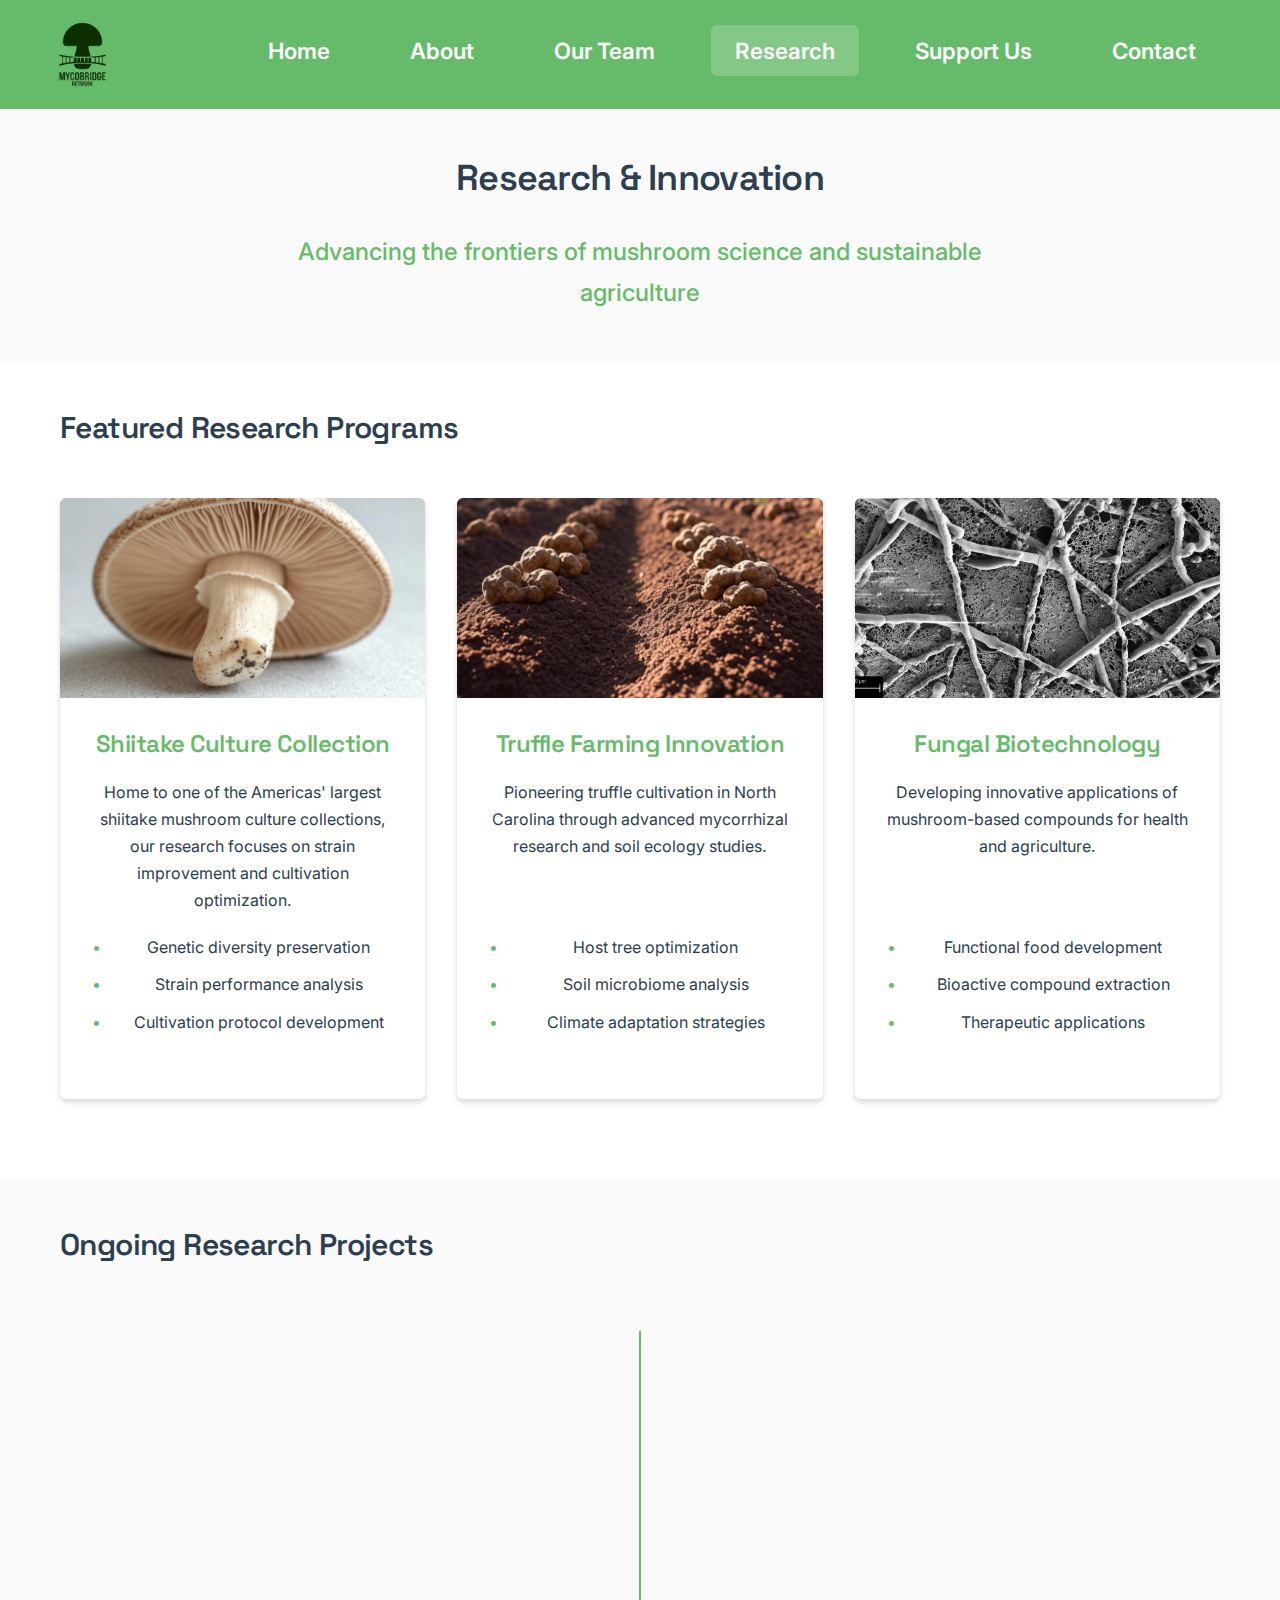
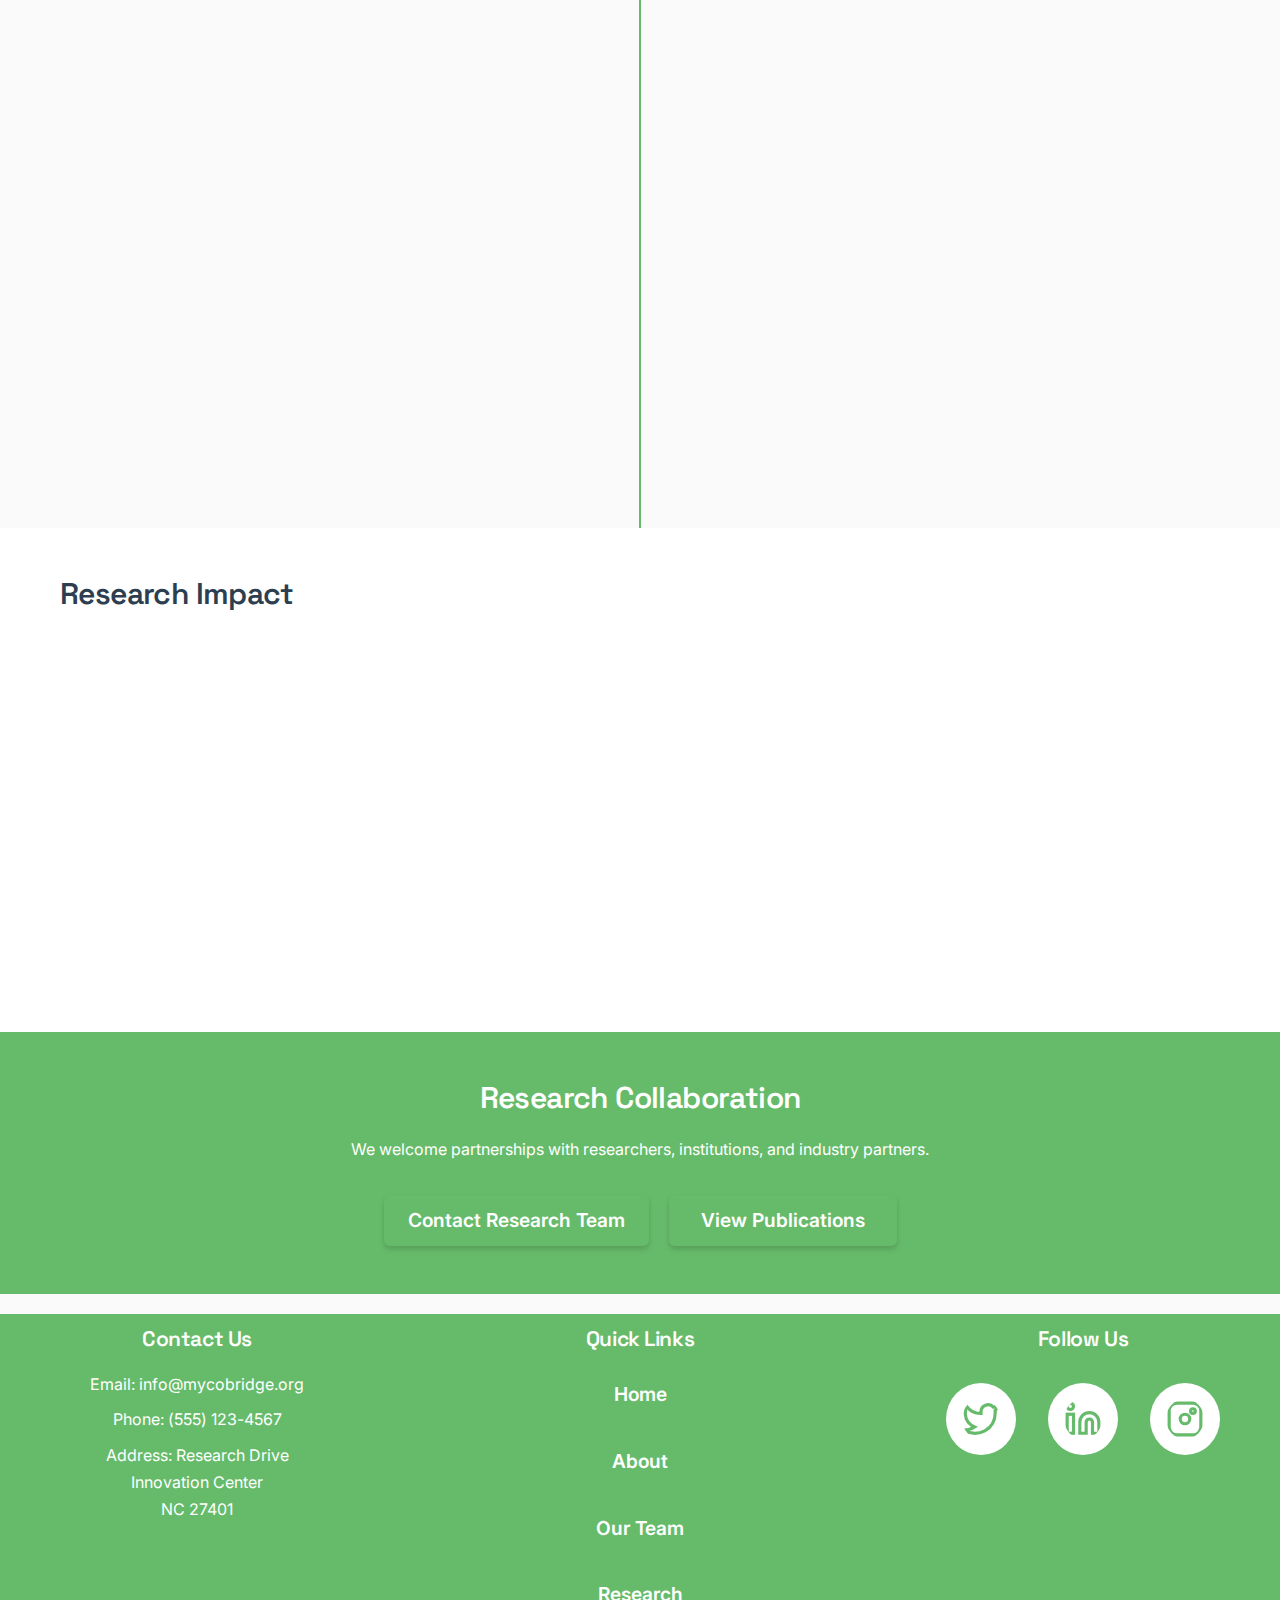
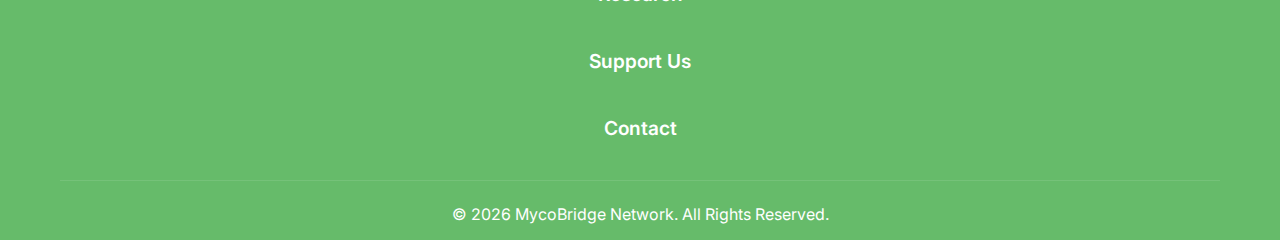
<file: research.html>
<!DOCTYPE html>
<html lang="en">
<head>
    <meta charset="UTF-8">
    <meta name="viewport" content="width=device-width, initial-scale=1.0">
    <title>Research - MycoBridge Network</title>
    <meta name="description" content="Explore our groundbreaking research in mushroom science, fungal biotechnology, and sustainable agriculture at MycoBridge Network.">
    <link rel="stylesheet" href="assets/css/style.css">
    <link rel="stylesheet" href="assets/css/mobile.css">
</head>
<body class="research-page">
    

    <main>
        <section class="page-hero">
            <div class="container">
                <h1>Research & Innovation</h1>
                <p class="lead">Advancing the frontiers of mushroom science and sustainable agriculture</p>
            </div>
        </section>

        <section class="research-highlights" id="omon">
            <div class="container">
                <h2>Featured Research Programs</h2>
                <div class="research-grid">
                    <div class="research-card card">
                        <div class="research-image">
                            <img src="assets/images/research/shiitake.jpg" alt="Shiitake Mushroom Research">
                        </div>
                        <div class="research-content">
                            <h3>Shiitake Culture Collection</h3>
                            <p>Home to one of the Americas' largest shiitake mushroom culture collections, our research focuses on strain improvement and cultivation optimization.</p>
                            <ul class="research-points">
                                <li>Genetic diversity preservation</li>
                                <li>Strain performance analysis</li>
                                <li>Cultivation protocol development</li>
                            </ul>
                        </div>
                    </div>

                    <div class="research-card card">
                        <div class="research-image">
                            <img src="assets/images/research/truffle.jpg" alt="Truffle Cultivation Research">
                        </div>
                        <div class="research-content">
                            <h3>Truffle Farming Innovation</h3>
                            <p>Pioneering truffle cultivation in North Carolina through advanced mycorrhizal research and soil ecology studies.</p>
                            <ul class="research-points">
                                <li>Host tree optimization</li>
                                <li>Soil microbiome analysis</li>
                                <li>Climate adaptation strategies</li>
                            </ul>
                        </div>
                    </div>

                    <div class="research-card card">
                        <div class="research-image">
                            <img src="assets/images/research/biotech.jpg" alt="Biotechnology Research">
                        </div>
                        <div class="research-content">
                            <h3>Fungal Biotechnology</h3>
                            <p>Developing innovative applications of mushroom-based compounds for health and agriculture.</p>
                            <ul class="research-points">
                                <li>Functional food development</li>
                                <li>Bioactive compound extraction</li>
                                <li>Therapeutic applications</li>
                            </ul>
                        </div>
                    </div>
                </div>
            </div>
        </section>

        <section class="current-projects">
            <div class="container">
                <h2>Ongoing Research Projects</h2>
                <div class="project-timeline">
                    <div class="timeline-item card">    
                        <div class="timeline-marker"></div>
                        <div class="timeline-content card">
                            <h3>Sustainable Livestock Feed</h3>
                            <p>Investigating mushroom-based alternatives for sustainable animal nutrition.</p>
                            <div class="project-meta">
                                <span class="project-status">Status: Active</span>
                                <span class="project-year">2023-Present</span>
                            </div>
                        </div>
                    </div>
                            
                    <div class="timeline-item card">
                        <div class="timeline-marker"></div>
                        <div class="timeline-content card">
                            <h3>Medicinal Mushroom Studies</h3>
                            <p>Researching therapeutic properties of various mushroom species.</p>
                            <div class="project-meta">
                                <span class="project-status">Status: Ongoing</span>
                                <span class="project-year">2022-Present</span>
                            </div>
                        </div>
                    </div>

                    <div class="timeline-item card">
                        <div class="timeline-marker"></div>
                        <div class="timeline-content card">
                            <h3>Cultivation Technology</h3>
                            <p>Developing advanced systems for optimal mushroom production.</p>
                            <div class="project-meta">
                                <span class="project-status">Status: Active</span>
                                <span class="project-year">2021-Present</span>
                            </div>
                        </div>
                    </div>
                </div>
            </div>
        </section>

        <section class="research-impact">
            <div class="container">
                <h2>Research Impact</h2>
                <div class="impact-grid">
                    <div class="impact-card card">
                        <div class="impact-number">20+</div>
                        <h3>Research Publications</h3>
                        <p>Peer-reviewed articles advancing mushroom science</p>
                    </div>

                    <div class="impact-card card">
                        <div class="impact-number">500+</div>
                        <h3>Mushroom Strains</h3>
                        <p>Preserved in our culture collection</p>
                    </div>

                    <div class="impact-card card">
                        <div class="impact-number">15+</div>
                        <h3>Global Partners</h3>
                        <p>International research collaborations</p>
                    </div>

                    <div class="impact-card card">
                        <div class="impact-number">5</div>
                        <h3>Patent Applications</h3>
                        <p>Novel technologies in development</p>
                    </div>
                </div>
            </div>
        </section>

        <section class="collaboration">
            <div class="container">
                <h2>Research Collaboration</h2>
                <p>We welcome partnerships with researchers, institutions, and industry partners.</p>
                <div class="cta-group">
                    <a href="contact.html" class="button button-primary">Contact Research Team</a>
                    <a href="publications.html" class="button button-secondary">View Publications</a>
                </div>
            </div>
        </section>
    </main>
    
    <script>
        // Update copyright year automatically
        document.getElementById('current-year').textContent = new Date().getFullYear();
    </script>
    <script src="assets/js/components.js"></script>
    <script src="assets/js/main.js" defer></script>
</body>
</html>
</file>
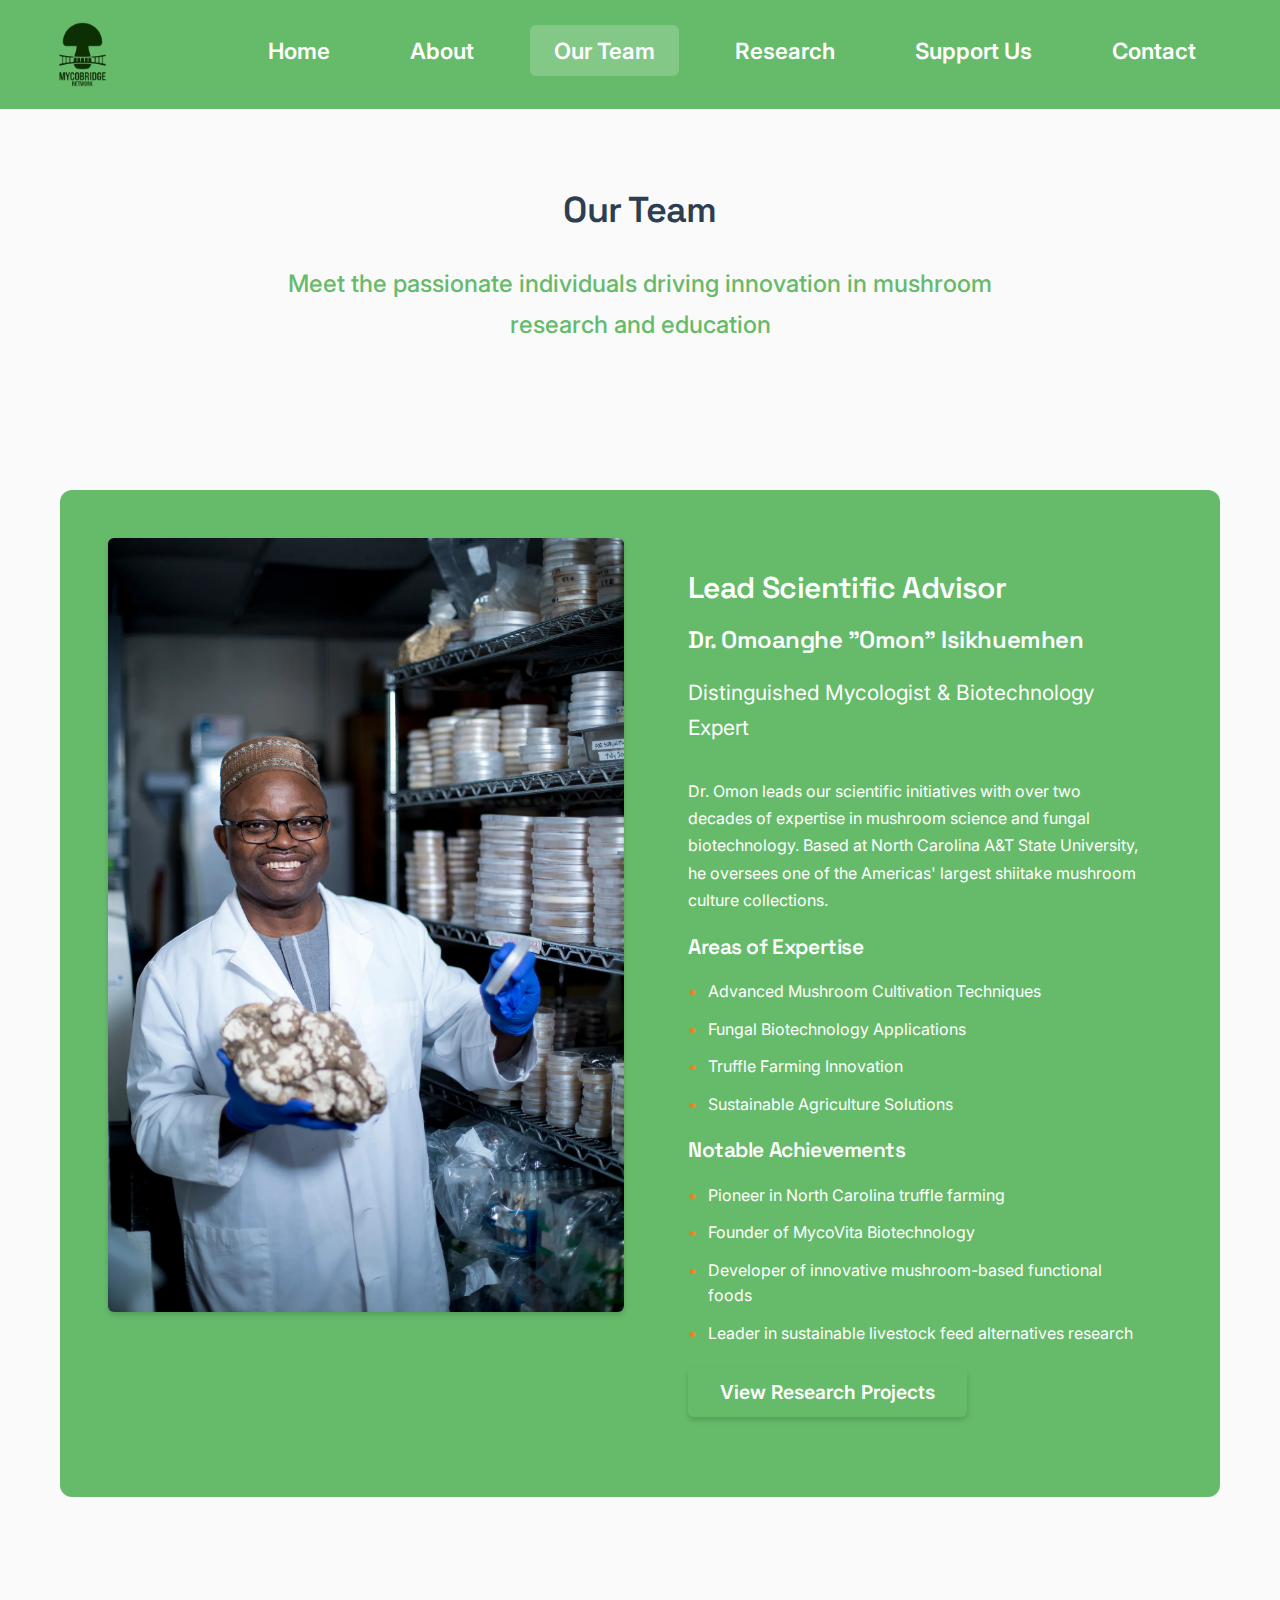
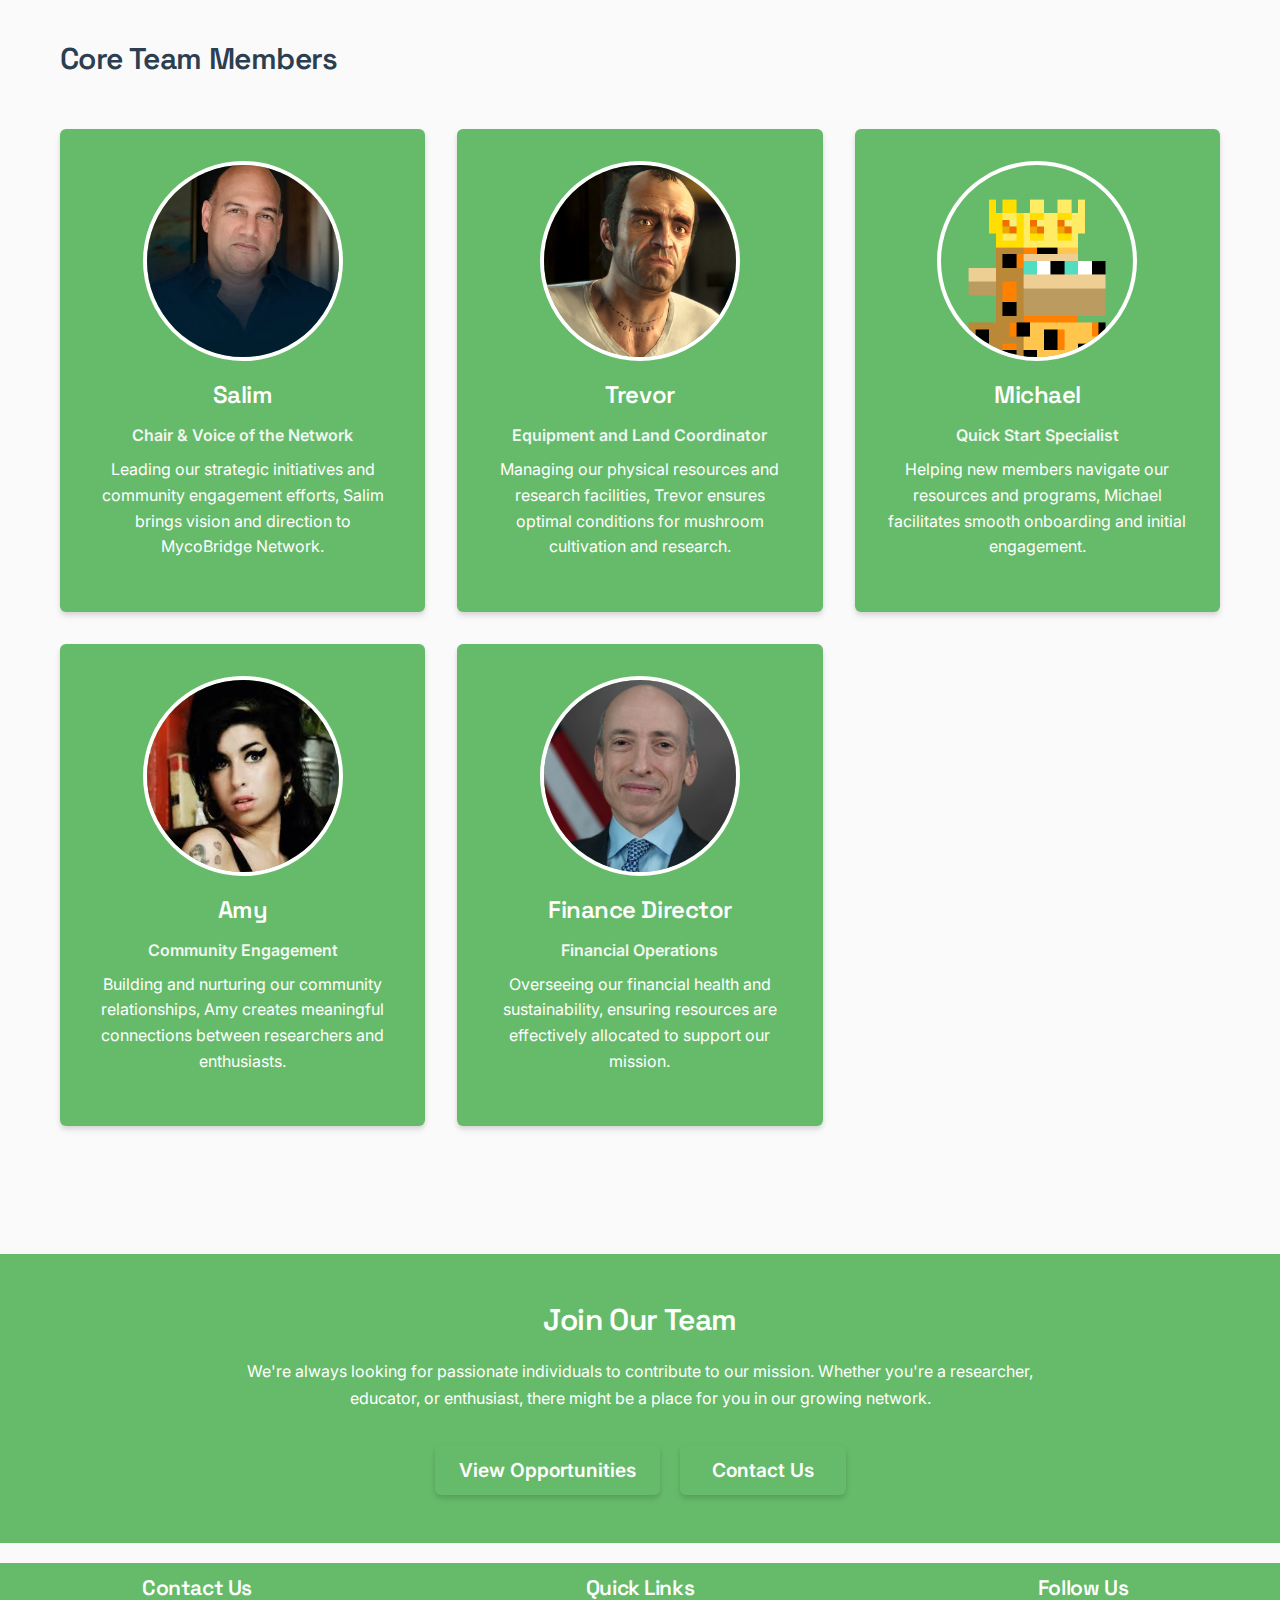
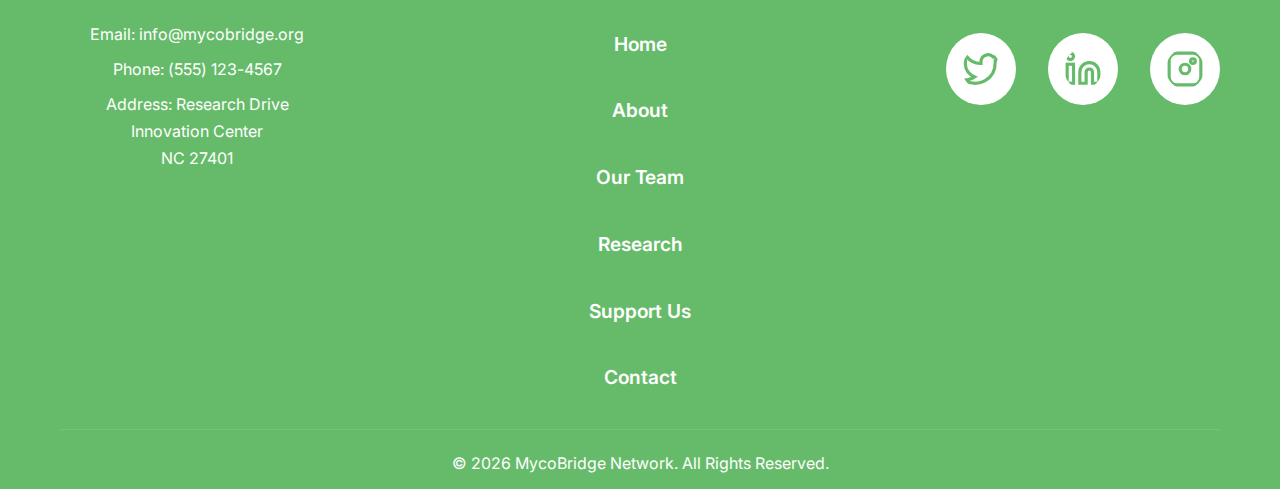
<file: team.html>
<!DOCTYPE html>
<html lang="en">
<head>
    <meta charset="UTF-8">
    <meta name="viewport" content="width=device-width, initial-scale=1.0">
    <title>Our Team - MycoBridge Network</title>
    <meta name="description" content="Meet the dedicated team behind MycoBridge Network, working to advance mushroom research and education.">
    <link rel="stylesheet" href="assets/css/style.css">
    <link rel="stylesheet" href="assets/css/mobile.css">
</head>
<body class="team-page">
    

    <main>
        <section class="page-hero">
            <div class="container">
                <h1>Our Team</h1>
                <p class="lead">Meet the passionate individuals driving innovation in mushroom research and education</p>
            </div>
        </section>

        <section class="featured-advisor">
            <div class="container">
                <div class="advisor-card">
                    <div class="grid grid-2">
                        <div class="advisor-image">
                            <img src="assets/images/team/dr-omon.jpg" alt="Dr. Omoanghe Isikhuemhen">
                        </div>
                        <div class="advisor-content">
                            <div class="advisor-header">
                                <h2>Lead Scientific Advisor</h2>
                                <h3>Dr. Omoanghe "Omon" Isikhuemhen</h3>
                                <p class="advisor-title">Distinguished Mycologist & Biotechnology Expert</p>
                            </div>
                            <div class="advisor-bio">
                                <p>Dr. Omon leads our scientific initiatives with over two decades of expertise in mushroom science and fungal biotechnology. Based at North Carolina A&T State University, he oversees one of the Americas' largest shiitake mushroom culture collections.</p>
                                <h4>Areas of Expertise</h4>
                                <ul class="expertise-list">
                                    <li>Advanced Mushroom Cultivation Techniques</li>
                                    <li>Fungal Biotechnology Applications</li>
                                    <li>Truffle Farming Innovation</li>
                                    <li>Sustainable Agriculture Solutions</li>
                                </ul>
                                <h4>Notable Achievements</h4>
                                <ul class="achievements-list">
                                    <li>Pioneer in North Carolina truffle farming</li>
                                    <li>Founder of MycoVita Biotechnology</li>
                                    <li>Developer of innovative mushroom-based functional foods</li>
                                    <li>Leader in sustainable livestock feed alternatives research</li>
                                </ul>
                                <div class="advisor-links">
                                    <a href="research.html#omon" class="button button-secondary">View Research Projects</a>
                                </div>
                            </div>
                        </div>
                    </div>
                </div>
            </div>
        </section>

        <section class="core-team">
            <div class="container">
                <h2>Core Team Members</h2>
                <div class="team-grid"> <!-- Changed from stacked cards to grid container -->
                    <div class="team-card card visible">
                        <img src="assets/images/team/salim.jpg" alt="Salim" class="team-member-image">
                        <div class="team-member-info">
                            <h3>Salim</h3>
                            <p class="team-role">Chair & Voice of the Network</p>
                            <p class="team-bio">Leading our strategic initiatives and community engagement efforts, Salim brings vision and direction to MycoBridge Network.</p>
                        </div>
                    </div>

                    <div class="team-card card visible">
                        <img src="assets/images/team/trevor.jpg" alt="Trevor" class="team-member-image">
                        <div class="team-member-info">
                            <h3>Trevor</h3>
                            <p class="team-role">Equipment and Land Coordinator</p>
                            <p class="team-bio">Managing our physical resources and research facilities, Trevor ensures optimal conditions for mushroom cultivation and research.</p>
                        </div>
                    </div>

                    <div class="team-card card visible">
                        <img src="assets/images/team/michael.jpg" alt="Michael" class="team-member-image">
                        <div class="team-member-info">
                            <h3>Michael</h3>
                            <p class="team-role">Quick Start Specialist</p>
                            <p class="team-bio">Helping new members navigate our resources and programs, Michael facilitates smooth onboarding and initial engagement.</p>
                        </div>
                    </div>

                    <div class="team-card card visible">
                        <img src="assets/images/team/amy.jpg" alt="Amy" class="team-member-image">
                        <div class="team-member-info">
                            <h3>Amy</h3>
                            <p class="team-role">Community Engagement</p>
                            <p class="team-bio">Building and nurturing our community relationships, Amy creates meaningful connections between researchers and enthusiasts.</p>
                        </div>
                    </div>

                    <div class="team-card card visible">
                        <img src="assets/images/team/finance.jpg" alt="Finance Director" class="team-member-image">
                        <div class="team-member-info">
                            <h3>Finance Director</h3>
                            <p class="team-role">Financial Operations</p>
                            <p class="team-bio">Overseeing our financial health and sustainability, ensuring resources are effectively allocated to support our mission.</p>
                        </div>
                    </div>
                </div>
            </div>
        </section>

        <section class="join-team">
            <div class="container text-center">
                <h2>Join Our Team</h2>
                <p>We're always looking for passionate individuals to contribute to our mission. Whether you're a researcher, educator, or enthusiast, there might be a place for you in our growing network.</p>
                <div class="cta-group">
                    <a href="careers.html" class="button button-primary">View Opportunities</a>
                    <a href="contact.html" class="button button-secondary">Contact Us</a>
                </div>
            </div>
        </section>
    </main>


    <script>
        // Update copyright year automatically
        document.getElementById('current-year').textContent = new Date().getFullYear();
    </script>
    <script src="assets/js/components.js"></script>
    <script src="assets/js/main.js" defer></script>
</body>
</html>
</file>
<file: assets/css/style.css>
/* style.css */

/* Import Google Fonts */
@import url('https://fonts.googleapis.com/css2?family=Space+Grotesk:wght@400;500;600;700&family=Inter:wght@400;500;600&display=swap');

/* Core styles */
@import 'variables.css';
@import 'reset.css';
@import 'layout.css';

/* Components */
@import 'components/typography.css';
@import 'components/header.css';
@import 'components/footer.css';
@import 'components/buttons.css';
@import 'components/cards.css';
@import 'components/forms.css';
@import 'components/navigation.css';

/* Pages */
@import 'pages/home.css';
@import 'pages/about.css';
@import 'pages/team.css';
@import 'pages/research.css';
@import 'pages/donate.css';
@import 'pages/contact.css';

/* Mobile styles */
@import 'mobile.css';
</file>
<file: assets/css/mobile.css>
/* mobile.css */

/* Base mobile adjustments */
@media screen and (max-width: 768px) {
    /* Typography adjustments */
    h1 { font-size: 2rem; }
    h2 { font-size: 1.75rem; }
    h3 { font-size: 1.5rem; }
    h4 { font-size: 1.25rem; }
    p { font-size: 1rem; }

    /* Container padding */
    .container {
        padding: 0 1rem;
    }

    /* Header adjustments */
    .site-header {
        padding: 1rem 0;
    }

    .header-wrapper {
        flex-direction: column;
        gap: 1rem;
        justify-content: center;
        align-items: center;
        width: 100%;
        text-align: center;
    }

    /* Navigation adjustments */
    .nav-menu {
        flex-wrap: wrap;
        justify-content: center;
        gap: 0.5rem;
        padding: 0;
        width: 100%;
    }

    .nav-link {
        font-size: 1rem;
        padding: 0.5rem 0.75rem;
        color: var(--color-white);
        transition: all var(--transition-fast);
    }

    .nav-link:hover {
        background-color: rgba(255, 255, 255, 0.2);
        color: var(--color-primary-dark);
    }

    /* Home page specific nav */
    .home-page .nav-link {
        font-size: 1rem;
        padding: 0.5rem 0.75rem;
    }

    .home-page .nav-link:hover {
        background-color: rgba(255, 255, 255, 0.2);
        color: var(--color-primary-dark);
    }

    /* Logo sizing */
    .logo img {
        transform: scale(1.5);
        margin: 0.5rem auto;
        display: block;
    }

    /* Hero section */
    .hero {
        min-height: auto;
        padding: 2rem 0;
        margin-top: 2rem;
    }

    .hero-content {
        padding: 0 1rem;
    }

    .hero-logo img {
        height: 200px;
        margin: 1rem auto;
    }

    .hero-title {
        font-size: 1.75rem;
        padding: 0 1rem;
    }

    .hero-subtitle {
        font-size: 1.1rem;
        padding: 0 1rem;
    }

    /* Publications section */
    .publications-grid {
        grid-template-columns: 1fr;
        gap: var(--spacing-md);
    }

    .publications-grid + .text-center {
        margin-top: var(--spacing-xl);
    }

    /* Newsletter form */
    .newsletter-form {
        width: 100%;
        padding: 0 1rem;
    }

    .newsletter-form .form-group {
        width: 100%;
        flex-direction: column;
        align-items: center;
    }

    .newsletter-form input[type="email"],
    .newsletter-form button {
        width: 100%;
        margin: 0.5rem 0;
    }

    /* Grid adjustments */
    .grid {
        gap: 1rem;
    }

    .grid-2,
    .grid-3,
    .grid-4,
    .footer-grid {
        grid-template-columns: 1fr;
    }

    /* Card adjustments */
    .card {
        padding: 1rem;
        margin: 0.5rem 0;
        width: 100%;
    }

    .impact-card,
    .team-card,
    .donation-tier,
    .values-card {
        margin: 0.5rem 0;
        padding: var(--spacing-md);
    }

    /* Contact section */
    .contact-info {
        top: 0;
        margin-bottom: var(--spacing-xl);
        position: relative;
    }

    .contact-grid {
        gap: var(--spacing-md);
    }

    .contact-card {
        margin: var(--spacing-xs) 0;
        width: 100%;
    }

    /* Form adjustments */
    .form-wrapper {
        padding: var(--spacing-md);
    }

    .form-grid {
        grid-template-columns: 1fr;
        gap: var(--spacing-md);
    }

    input[type="text"],
    input[type="email"],
    input[type="tel"],
    input[type="number"],
    select,
    textarea {
        width: 100%;
        padding: 0.75rem;
    }

    /* Button adjustments */
    .button,
    .cta-group .button {
        width: 100%;
        text-align: center;
        margin: 0.5rem 0;
        font-size: 1rem;
    }

    .cta-group {
        flex-direction: column;
        gap: var(--spacing-md);
        width: 100%;
        padding: 0 1rem;
    }

    /* Research specific */
    .research-card {
        margin: 0.5rem 0;
    }

    .research-image {
        height: 150px;
    }

    .research-points li {
        font-size: 1rem;
    }

    .timeline-content {
        width: 100%;
        margin-left: 0 !important;
        margin-right: 0 !important;
    }

    /* Team page specific */
    .team-member-image {
        width: 150px;
        height: 150px;
    }

    .advisor-content {
        padding: 1rem;
        text-align: center;
    }

    .advisor-profile {
        padding: var(--spacing-md);
    }

    /* Footer adjustments */
    .footer-grid {
        gap: var(--spacing-lg);
    }

    .footer-section {
        margin: 1rem 0;
        text-align: center;
    }

    .footer-links {
        justify-content: center;
        padding: 0;
    }

    .footer-links a {
        font-size: 1rem;
        padding: 0.5rem 1rem;
    }

    .social-links {
        justify-content: center;
        gap: 1rem;
    }

    .social-icon {
        width: 36px;
        height: 36px;
        padding: 6px;
    }
}

/* Small mobile adjustments */
@media screen and (max-width: 480px) {
    .container {
        padding: 0 0.75rem;
    }

    h1 { font-size: 1.75rem; }
    h2 { font-size: 1.5rem; }
    h3 { font-size: 1.25rem; }
    
    .nav-menu {
        gap: 0.25rem;
    }

    .nav-link,
    .home-page .nav-link {
        font-size: 0.9rem;
        padding: 0.4rem 0.6rem;
    }

    .hero-title {
        font-size: 1.5rem;
    }

    .hero-subtitle {
        font-size: 1rem;
    }

    .social-icon {
        width: 32px;
        height: 32px;
        padding: 5px;
    }

    .button {
        font-size: 0.9rem;
        padding: 0.5rem 1rem;
    }
}

/* Height-based adjustments */
@media screen and (max-height: 700px) {
    .hero {
        min-height: auto;
        padding: 2rem 0;
    }

    .hero-logo img {
        height: 150px;
    }
}

/* Landscape mode adjustments */
@media screen and (max-width: 768px) and (orientation: landscape) {
    .hero {
        min-height: auto;
        padding: 1rem 0;
    }

    .hero-logo img {
        height: 120px;
    }

    .grid {
        grid-template-columns: repeat(auto-fit, minmax(250px, 1fr));
    }

    .nav-menu {
        flex-wrap: nowrap;
        overflow-x: auto;
        justify-content: flex-start;
        padding-bottom: 0.5rem;
    }
}
</file>
